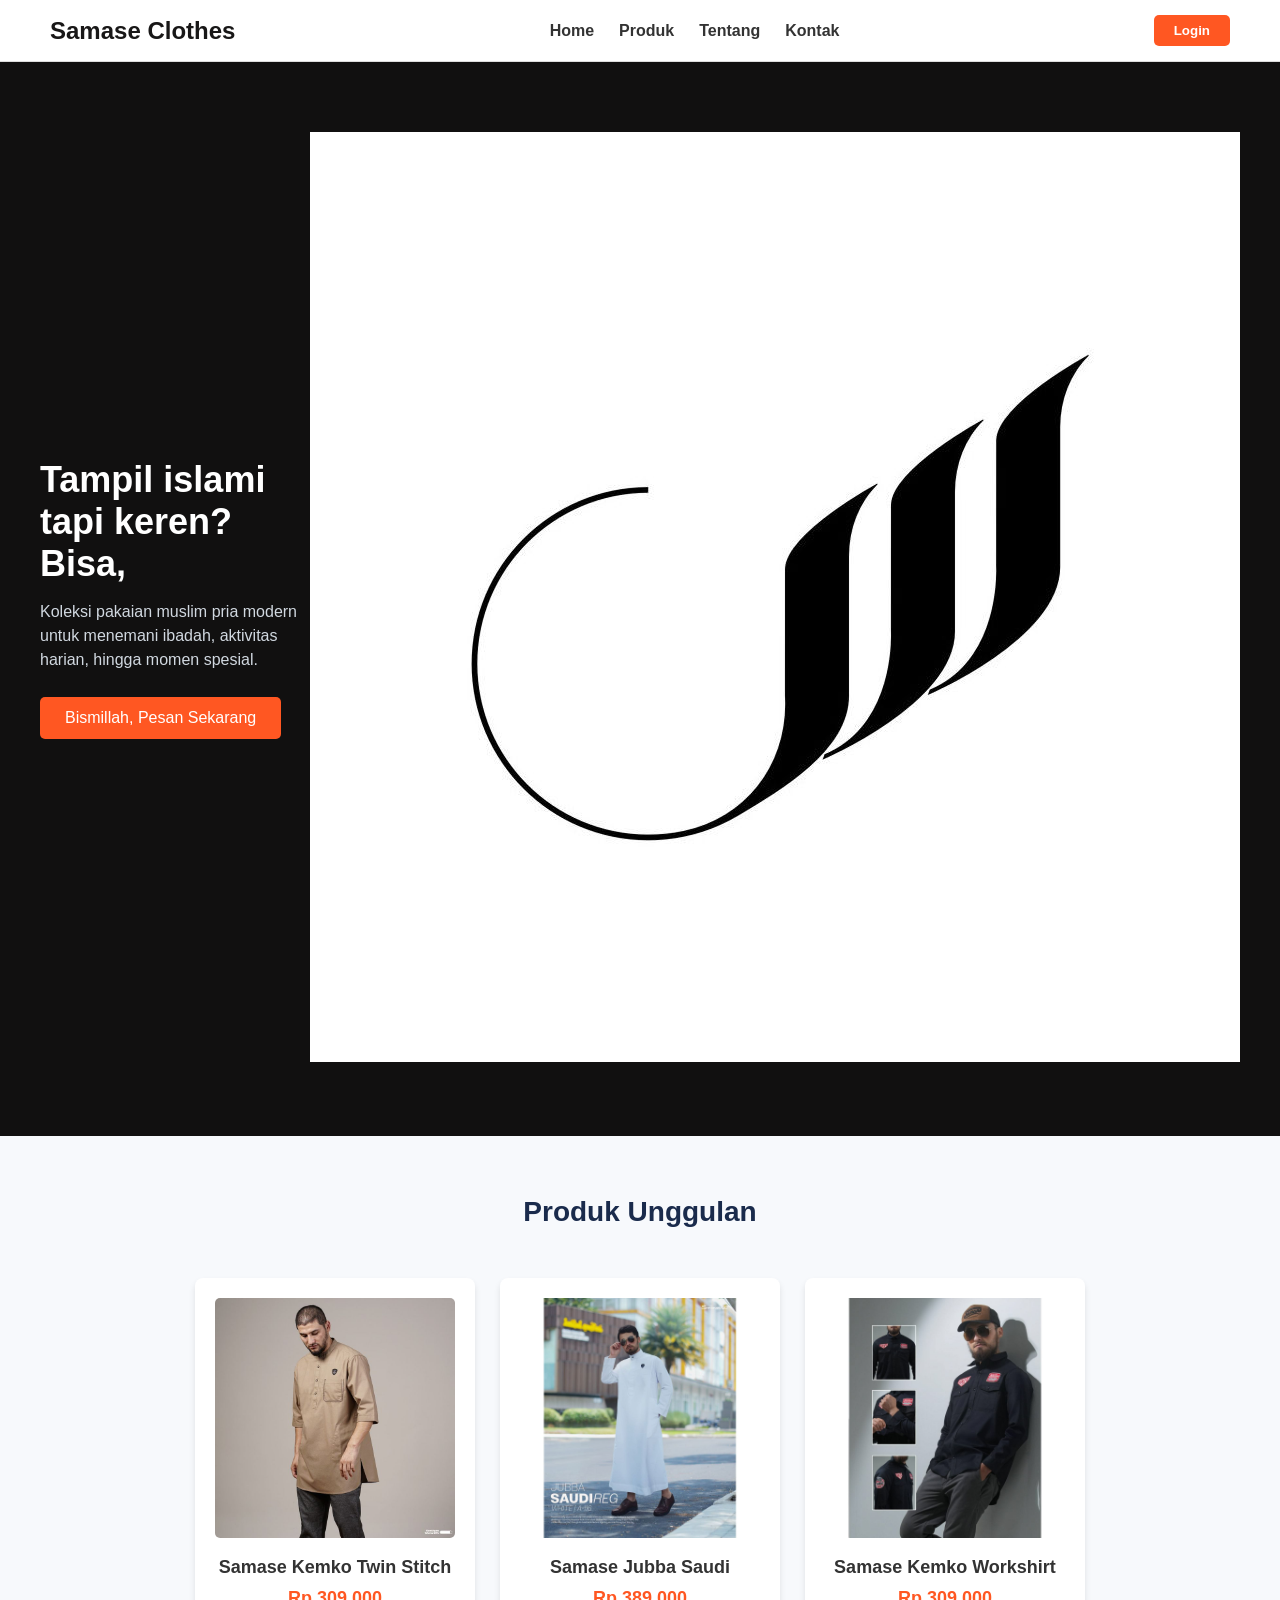
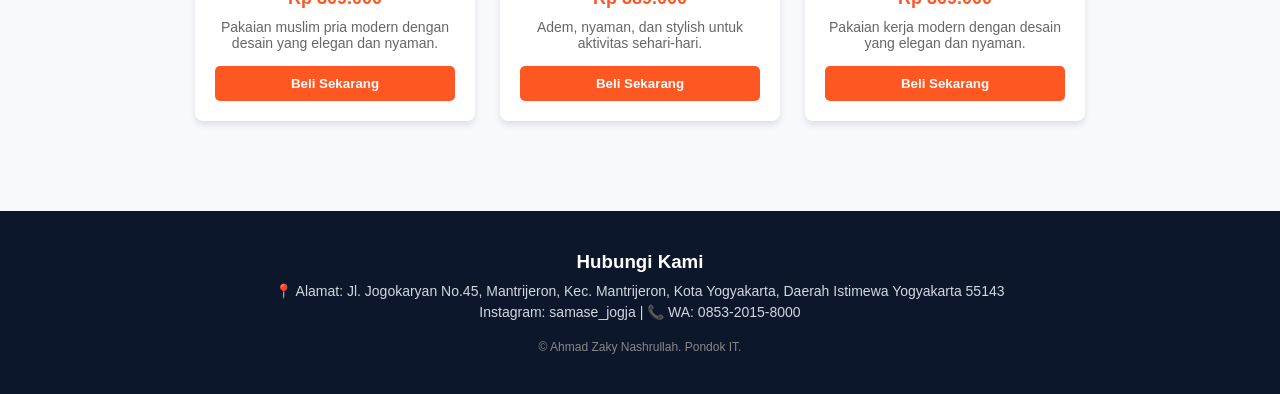
<file: evaluasi-2/index.html>
<!doctype html>
<html lang="id">
  <head>
    <meta charset="UTF-8" />
    <meta name="viewport" content="width=device-width, initial-scale=1.0" />
    <title>Toko Samase Clothes</title>
    <link rel="stylesheet" href="style.css" />
  </head>
  <body>
    <header>
      <div class="logo">
        <h2>Samase Clothes</h2>
      </div>

      <nav>
        <ul>
          <li><a href="#">Home</a></li>
          <li><a href="#">Produk</a></li>
          <li><a href="#">Tentang</a></li>
          <li><a href="#">Kontak</a></li>
        </ul>
      </nav>

      <div class="login-btn">
        <button>Login</button>
      </div>
    </header>

    <section class="hero">
      <div class="hero-teks">
        <h1>Tampil islami tapi keren? Bisa,</h1>
        <p>
          Koleksi pakaian muslim pria modern untuk menemani ibadah, aktivitas
          harian, hingga momen spesial.
        </p>
        <button class="btn-utama">Bismillah, Pesan Sekarang</button>
      </div>
      <div class="hero-gambar">
        <img src="assets/logo.jpg" alt="Logo Samase Clothes" />
      </div>
    </section>

    <section class="produk">
      <h2 class="judul-section">Produk Unggulan</h2>
      <div class="daftar-produk">
        <div class="kartu-produk">
          <img src="assets/produk1.jpg" alt="Samase Kemko Twin Stitch" />
          <h3>Samase Kemko Twin Stitch</h3>
          <p class="harga">Rp 309.000</p>
          <p class="deskripsi">
            Pakaian muslim pria modern dengan desain yang elegan dan nyaman.
          </p>
          <button class="btn-beli">Beli Sekarang</button>
        </div>

        <div class="kartu-produk">
          <img src="assets/produk2.jpg" alt="Samase Jubba Saudi" />
          <h3>Samase Jubba Saudi</h3>
          <p class="harga">Rp 389.000</p>
          <p class="deskripsi">
            Adem, nyaman, dan stylish untuk aktivitas sehari-hari.
          </p>
          <button class="btn-beli">Beli Sekarang</button>
        </div>

        <div class="kartu-produk">
          <img src="assets/produk3.jpg" alt="Samase Kemko Workshirt" />
          <h3>Samase Kemko Workshirt</h3>
          <p class="harga">Rp 309.000</p>
          <p class="deskripsi">
            Pakaian kerja modern dengan desain yang elegan dan nyaman.
          </p>
          <button class="btn-beli">Beli Sekarang</button>
        </div>
      </div>
    </section>

    <footer>
      <div class="kontak">
        <h3>Hubungi Kami</h3>
        <p>
         📍 Alamat: Jl. Jogokaryan No.45, Mantrijeron, Kec. Mantrijeron, Kota
          Yogyakarta, Daerah Istimewa Yogyakarta 55143
        </p>
        <p>Instagram: samase_jogja | 📞 WA: 0853-2015-8000</p>
      </div>
      <div class="copy">
        <p>&copy; Ahmad Zaky Nashrullah. Pondok IT.</p>
      </div>
    </footer>
  </body>
</html>
</file>
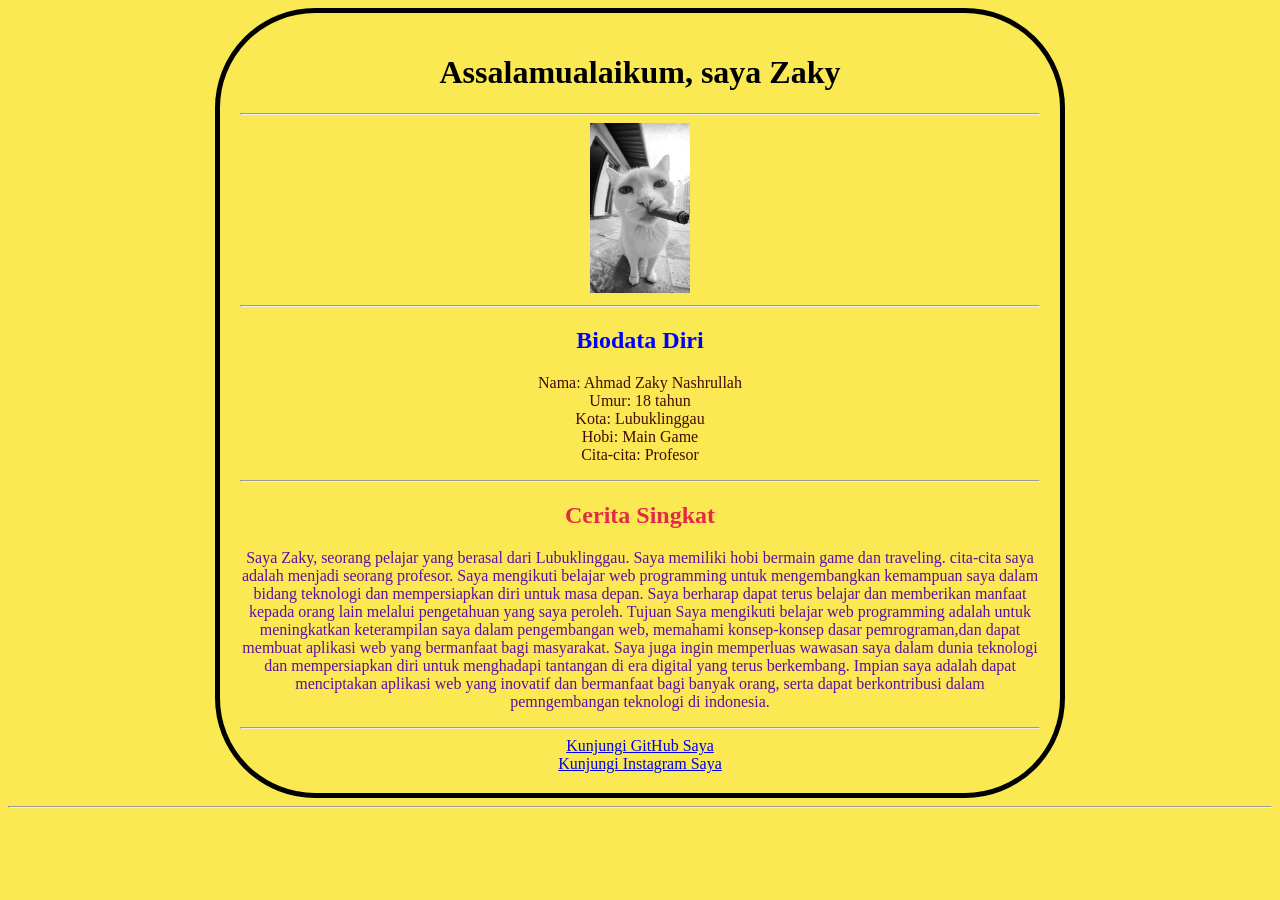
<file: pertemuan-03/index.html>
<!DOCTYPE html>
<html lang="en">
<head>
    <meta charset="UTF-8">
    <meta name="viewport" content="width=device-width, initial-scale=1.0">
    <title>Profil Saya</title>
</head>
<body style="background-color: rgb(250, 233, 82);">
    <!--HEADER-->
<div style="
    width: 800px;
    margin: auto;
    text-align: center;
    color: hsl(341, 65%, 40%);
    border: 5px solid black;
    border-radius: 100px;
    padding: 20px;">
  <h1 style="color: black; text-align: center;">Assalamualaikum, saya Zaky</h1>
  <hr>
  <div style="text-align: center;">
    <img
      src="assets/image.jpg"
      alt="My Profile"
      width="100"
    />
  </div>
  <hr>
  <!--BIODATA DIRI-->
  <h2 style="color: blue; text-align: center;">Biodata Diri</h2>
  <p style="color: #450a0a; text-align: center;">
   Nama: Ahmad Zaky Nashrullah <br>
   Umur: 18 tahun<br>
   Kota: Lubuklinggau<br>
   Hobi: Main Game<br>
   Cita-cita: Profesor <br>
  </p>
  <hr>
  <!--CERITA SINGKAT-->
  <h2 style="color: rgb(226, 43, 73); text-align: center;">Cerita Singkat</h2>
  <p style="color: rgb(98, 13, 163); text-align: center;">
    Saya Zaky, seorang pelajar yang berasal dari Lubuklinggau. Saya memiliki hobi bermain game dan traveling. cita-cita saya adalah menjadi seorang profesor.
    Saya mengikuti belajar web programming untuk mengembangkan kemampuan saya dalam bidang teknologi dan mempersiapkan diri untuk masa depan. Saya berharap dapat terus belajar dan memberikan manfaat kepada orang lain melalui pengetahuan yang saya peroleh.
    Tujuan Saya mengikuti belajar web programming adalah untuk meningkatkan keterampilan saya dalam pengembangan web, memahami konsep-konsep dasar pemrograman,dan dapat membuat aplikasi web yang bermanfaat bagi masyarakat.
    Saya juga ingin memperluas wawasan saya dalam dunia teknologi dan mempersiapkan diri untuk menghadapi tantangan di era digital yang terus berkembang.
    Impian saya adalah dapat menciptakan aplikasi web yang inovatif dan bermanfaat bagi banyak orang, serta dapat berkontribusi dalam pemngembangan teknologi di indonesia.
  </p>
  <hr>
  <!--FOOTER-->
  <div style="text-align: center;">
    <a href="https://github.com/ahzan-22" target="_blank">Kunjungi GitHub Saya</a><br>
    <a href="https://www.instagram.com/zyn._i/?hl=en" target="_blank">Kunjungi Instagram Saya</a><br>
  </div>
</div>
  <hr>
</body>
</html>
</file>
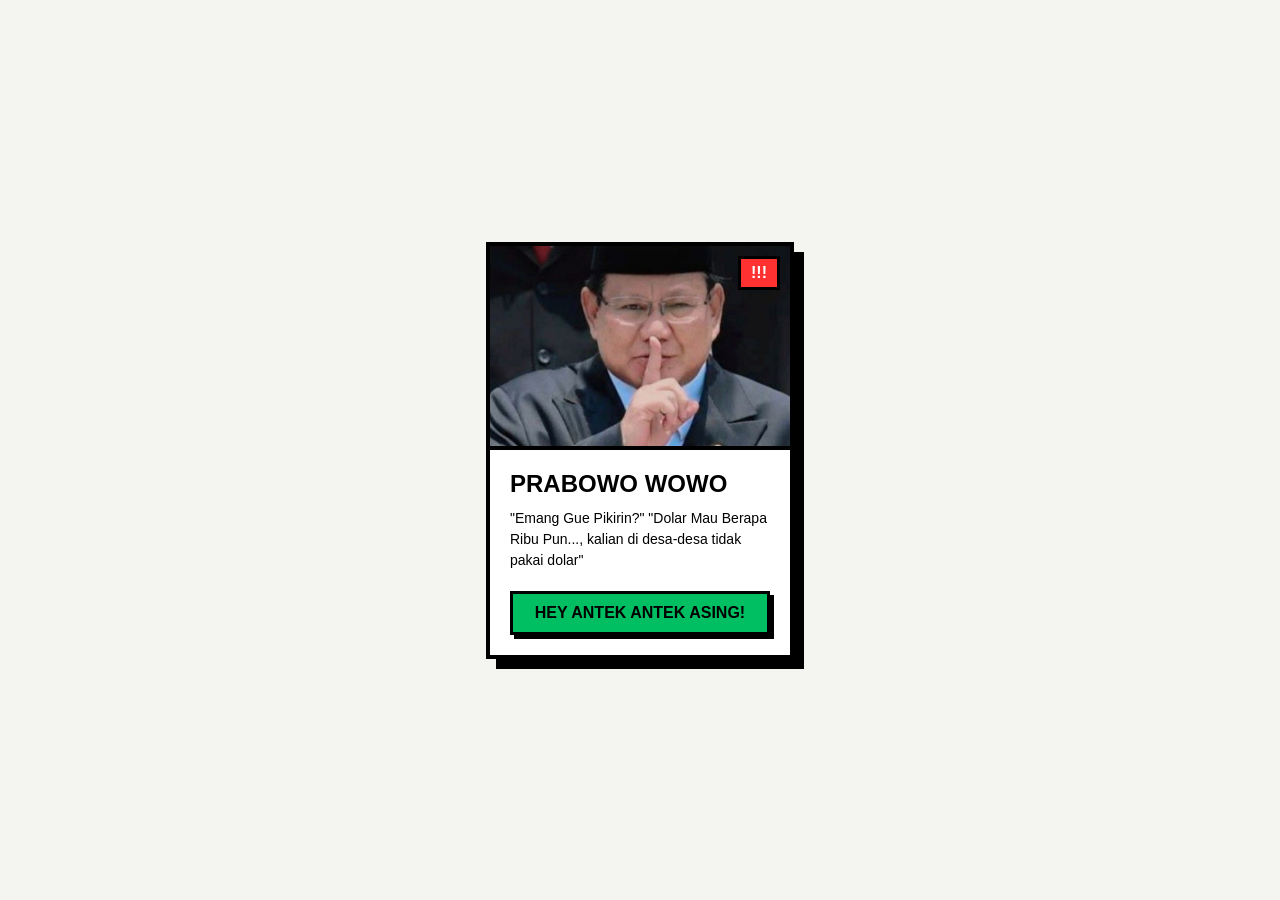
<file: pertemuan-10/index.html>
<!doctype html>
<html lang="id">
  <head>
    <meta charset="UTF-8" />
    <meta name="viewport" content="width=device-width, initial-scale=1.0" />
    <title>Kartu Profil</title>
    <link rel="stylesheet" href="style.css" />
  </head>
  <body>
    <div class="card brutalism-card">
      <div class="brutal-badge">!!!</div>
      <img src="assets/foto.jpg" alt="Foto Profil" class="card-img" />
      <div class="card-body">
        <h3 class="card-title">Prabowo WOWO</h3>
        <p class="card-text">
          "Emang Gue Pikirin?" "Dolar Mau Berapa Ribu Pun..., kalian di
          desa-desa tidak pakai dolar"
        </p>
        <button class="btn btn-brutal">Hey Antek Antek Asing!</button>
      </div>
    </div>
  </body>
</html>
</file>
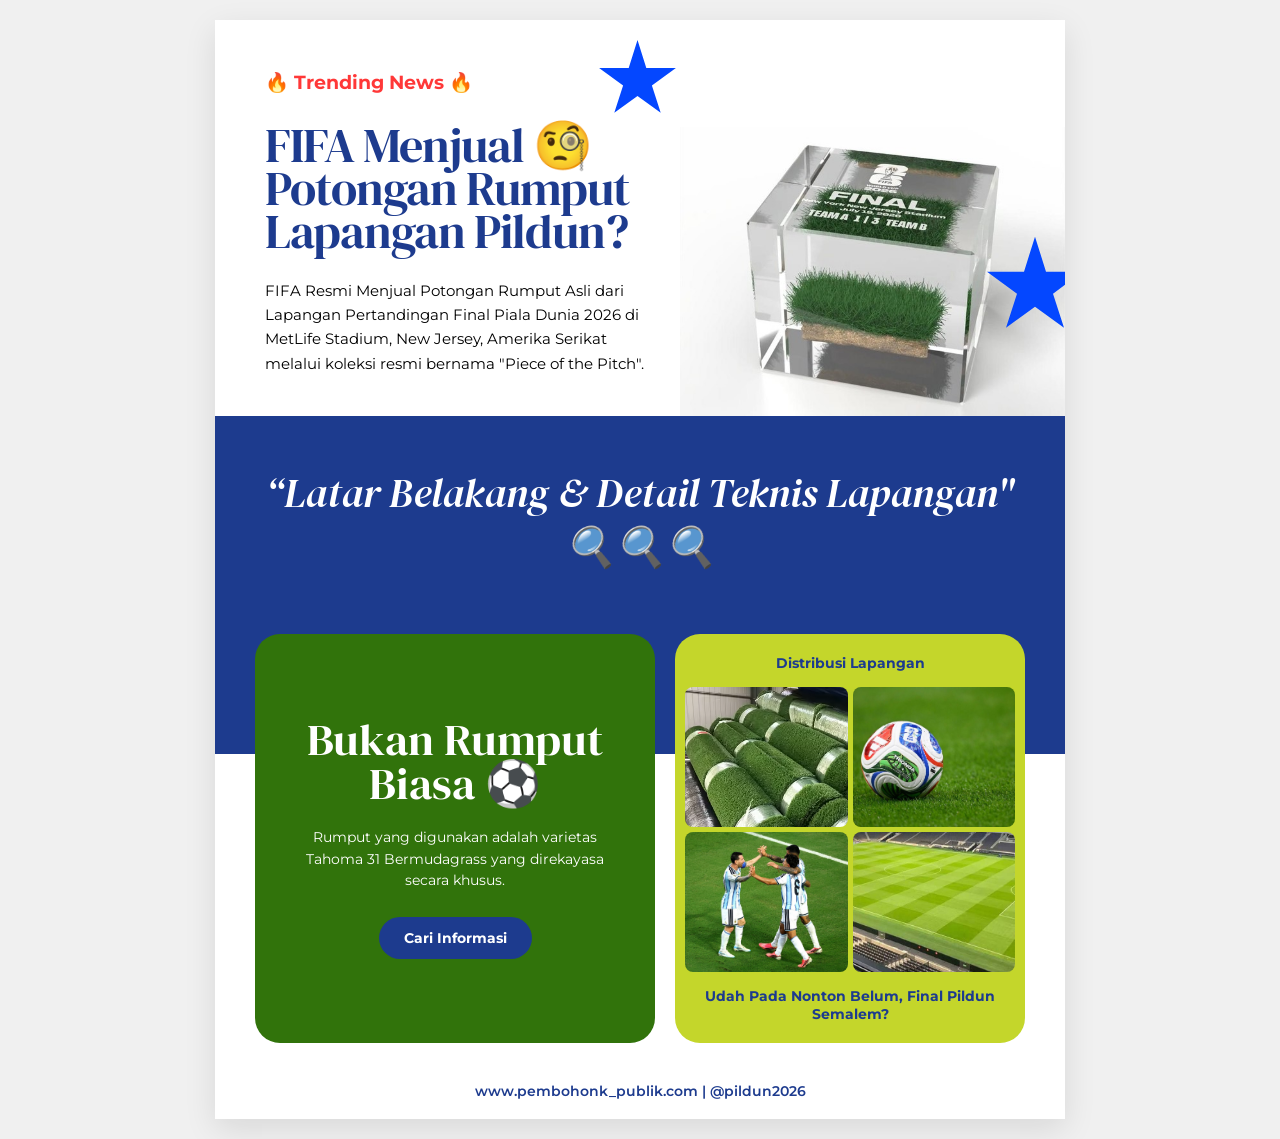
<file: pertemuan-11/index.html>
<!doctype html>
<html lang="id">
  <head>
    <meta charset="UTF-8" />
    <meta name="viewport" content="width=device-width, initial-scale=1.0" />
    <title>Artikel-Page</title>
    <link
      href="https://fonts.googleapis.com/css2?family=DM+Serif+Display&family=Montserrat:wght@400;600;700&display=swap"
      rel="stylesheet"
    />
    <link rel="stylesheet" href="style.css" />
  </head>
  <body>
    <div class="container">
      <section class="hero">
        <div class="star star-1"></div>

        <div class="hero-text">
          <div class="brand-name">🔥 Trending News 🔥</div>
          <h1 class="main-title">
            FIFA Menjual 🧐<br />Potongan Rumput Lapangan Pildun?
          </h1>
          <p class="hero-description">
            FIFA Resmi Menjual Potongan Rumput Asli dari Lapangan Pertandingan
            Final Piala Dunia 2026 di MetLife Stadium, New Jersey, Amerika
            Serikat melalui koleksi resmi bernama "Piece of the Pitch".
          </p>
        </div>

        <div class="hero-image">
          <img src="assets/rumput.jpg" alt="Gambar Rumput" />
          <div class="star star-2"></div>
        </div>
      </section>

      <section class="blue-banner">
        <h2 class="quote">“Latar Belakang & Detail Teknis Lapangan" 🔍🔍🔍</h2>
      </section>

      <section class="cards-section">
        <div class="card card-green">
          <h2>Bukan Rumput Biasa ⚽</h2>
          <p>
            Rumput yang digunakan adalah varietas Tahoma 31 Bermudagrass yang
            direkayasa secara khusus.
          </p>
          <button class="btn-search">Cari Informasi</button>
        </div>

        <div class="card card-foto">
          <div class="lime-header">Distribusi Lapangan</div>
          <div class="photo-grid">
            <img src="assets/rumput-2.jpg" alt="Rumput 2" />
            <img src="assets/rumput-3.jpg" alt="Rumput 3" />
            <img src="assets/rumput-4.jpg" alt="Rumput 4" />
            <img src="assets/rumput-5.jpg" alt="Rumput 5" />
          </div>
          <div class="lime-footer">Udah Pada Nonton Belum, Final Pildun Semalem?</div>
        </div>
      </section>

      <!-- Footer -->
      <footer class="footer">www.pembohonk_publik.com | @pildun2026</footer>
    </div>
  </body>
</html>
</file>
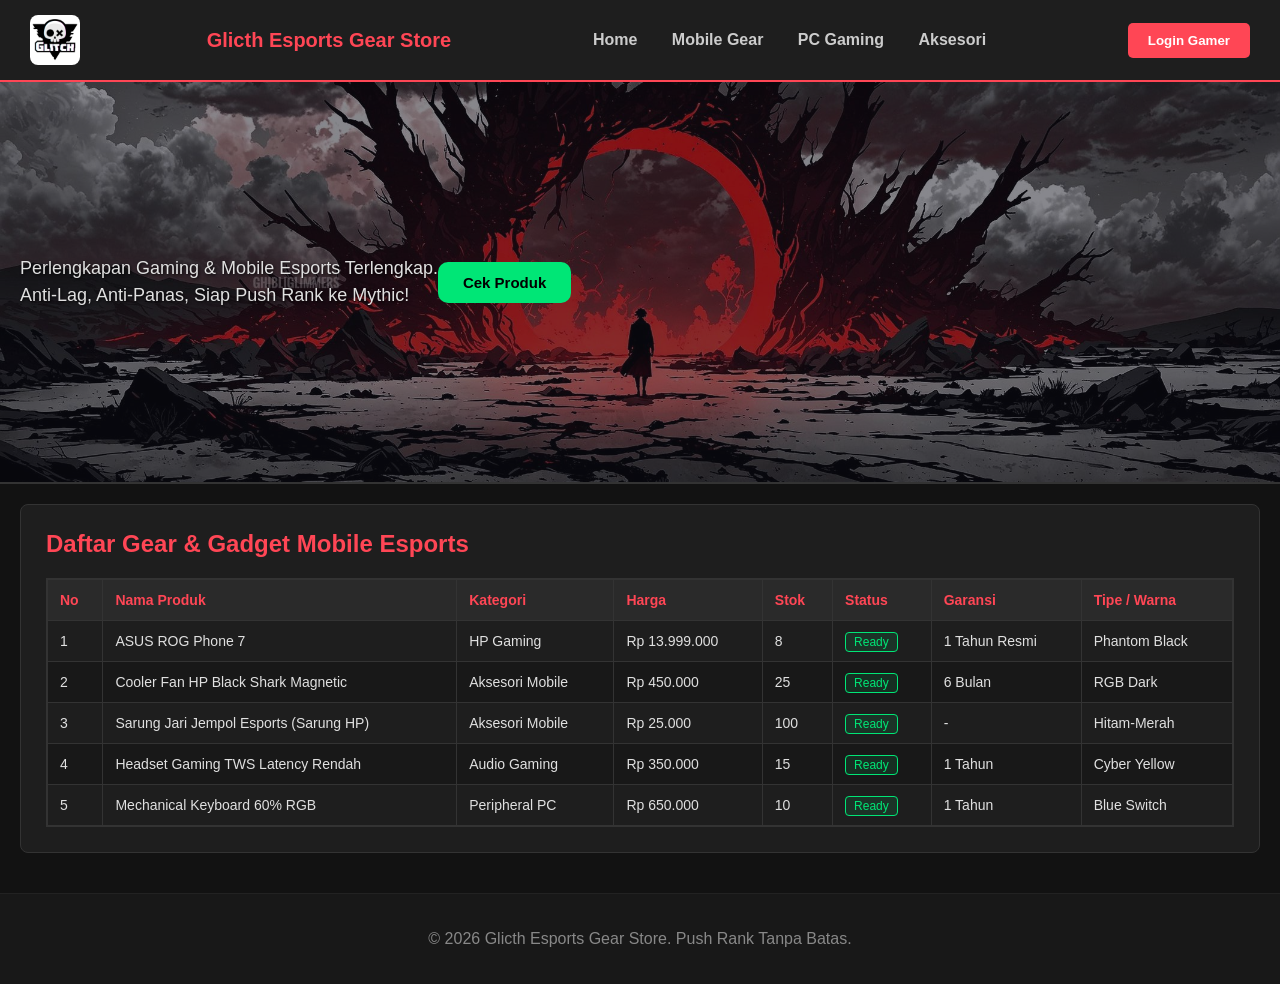
<file: pertemuan-12/index.html>
<!doctype html>
<html lang="id">
  <head>
    <meta charset="UTF-8" />
    <meta name="viewport" content="width=device-width, initial-scale=1.0" />
    <title>Glicth Esports Gear Store</title>
    <link rel="stylesheet" href="style.css" />
  </head>
  <body>
    <nav class="navbar">
      <img
        src="assets/logo.jpg"
        alt="Logo Glicth Esports"
        class="navbar-logo"
      />
      <p class="navbar-title">Glicth Esports Gear Store</p>
      <div class="nav-links">
        <a href="#">Home</a>
        <a href="#">Mobile Gear</a>
        <a href="#">PC Gaming</a>
        <a href="#">Aksesori</a>
      </div>
      <button class="btn-login-nav" onclick="bukaModal()">Login Gamer</button>
    </nav>

    <div class="hero">
      <img src="assets/banner.jpg" alt="Gaming Banner" class="banner-img" />
      <p>
        Perlengkapan Gaming & Mobile Esports Terlengkap.<br />Anti-Lag,
        Anti-Panas, Siap Push Rank ke Mythic!
      </p>
      <button class="btn-cek">Cek Produk</button>
    </div>

    <div class="section-tabel">
      <h2>Daftar Gear & Gadget Mobile Esports</h2>
      <div class="tabel-wrapper">
        <table>
          <thead>
            <tr>
              <th>No</th>
              <th>Nama Produk</th>
              <th>Kategori</th>
              <th>Harga</th>
              <th>Stok</th>
              <th>Status</th>
              <th>Garansi</th>
              <th>Tipe / Warna</th>
            </tr>
          </thead>
          <tbody>
            <tr>
              <td>1</td>
              <td>ASUS ROG Phone 7</td>
              <td>HP Gaming</td>
              <td>Rp 13.999.000</td>
              <td>8</td>
              <td><span class="status-ready">Ready</span></td>
              <td>1 Tahun Resmi</td>
              <td>Phantom Black</td>
            </tr>
            <tr>
              <td>2</td>
              <td>Cooler Fan HP Black Shark Magnetic</td>
              <td>Aksesori Mobile</td>
              <td>Rp 450.000</td>
              <td>25</td>
              <td><span class="status-ready">Ready</span></td>
              <td>6 Bulan</td>
              <td>RGB Dark</td>
            </tr>
            <tr>
              <td>3</td>
              <td>Sarung Jari Jempol Esports (Sarung HP)</td>
              <td>Aksesori Mobile</td>
              <td>Rp 25.000</td>
              <td>100</td>
              <td><span class="status-ready">Ready</span></td>
              <td>-</td>
              <td>Hitam-Merah</td>
            </tr>
            <tr>
              <td>4</td>
              <td>Headset Gaming TWS Latency Rendah</td>
              <td>Audio Gaming</td>
              <td>Rp 350.000</td>
              <td>15</td>
              <td><span class="status-ready">Ready</span></td>
              <td>1 Tahun</td>
              <td>Cyber Yellow</td>
            </tr>
            <tr>
              <td>5</td>
              <td>Mechanical Keyboard 60% RGB</td>
              <td>Peripheral PC</td>
              <td>Rp 650.000</td>
              <td>10</td>
              <td><span class="status-ready">Ready</span></td>
              <td>1 Tahun</td>
              <td>Blue Switch</td>
            </tr>
          </tbody>
        </table>
      </div>
    </div>

    <footer>
      <p>© 2026 Glicth Esports Gear Store. Push Rank Tanpa Batas.</p>
    </footer>

    <div class="modal-background" id="loginModal">
      <div class="modal-box">
        <div class="modal-header">
          <h3 style="margin: 0; color: #ff4655">Login Gamer</h3>
          <span class="close-btn" onclick="tutupModal()">X</span>
        </div>
        <div class="form-group">
          <label>Email / Nickname</label><br />
          <input type="text" placeholder="Masukkan ID atau Email" />
        </div>
        <div class="form-group">
          <label>Password</label><br />
          <input type="password" placeholder="Masukkan Password" />
        </div>
        <div style="font-size: 12px; margin-top: 10px">
          <input type="checkbox" id="ingat" />
          <label for="ingat">Ingat Saya</label>
          <a
            href="#"
            style="float: right; text-decoration: none; color: #ff4655"
            >Lupa Password?</a
          >
        </div>
        <button class="btn-login-modal">MASUK</button>
        <p style="text-align: center; font-size: 13px; margin-top: 20px">
          Belum punya akun?
          <a href="#" style="color: #ff4655; text-decoration: none"
            >Daftar Sekarang</a
          >
        </p>
      </div>
    </div>
    <script>
      function bukaModal() {
        document.getElementById("loginModal").style.display = "block";
      }
      function tutupModal() {
        document.getElementById("loginModal").style.display = "none";
      }
    </script>
  </body>
</html>
</file>
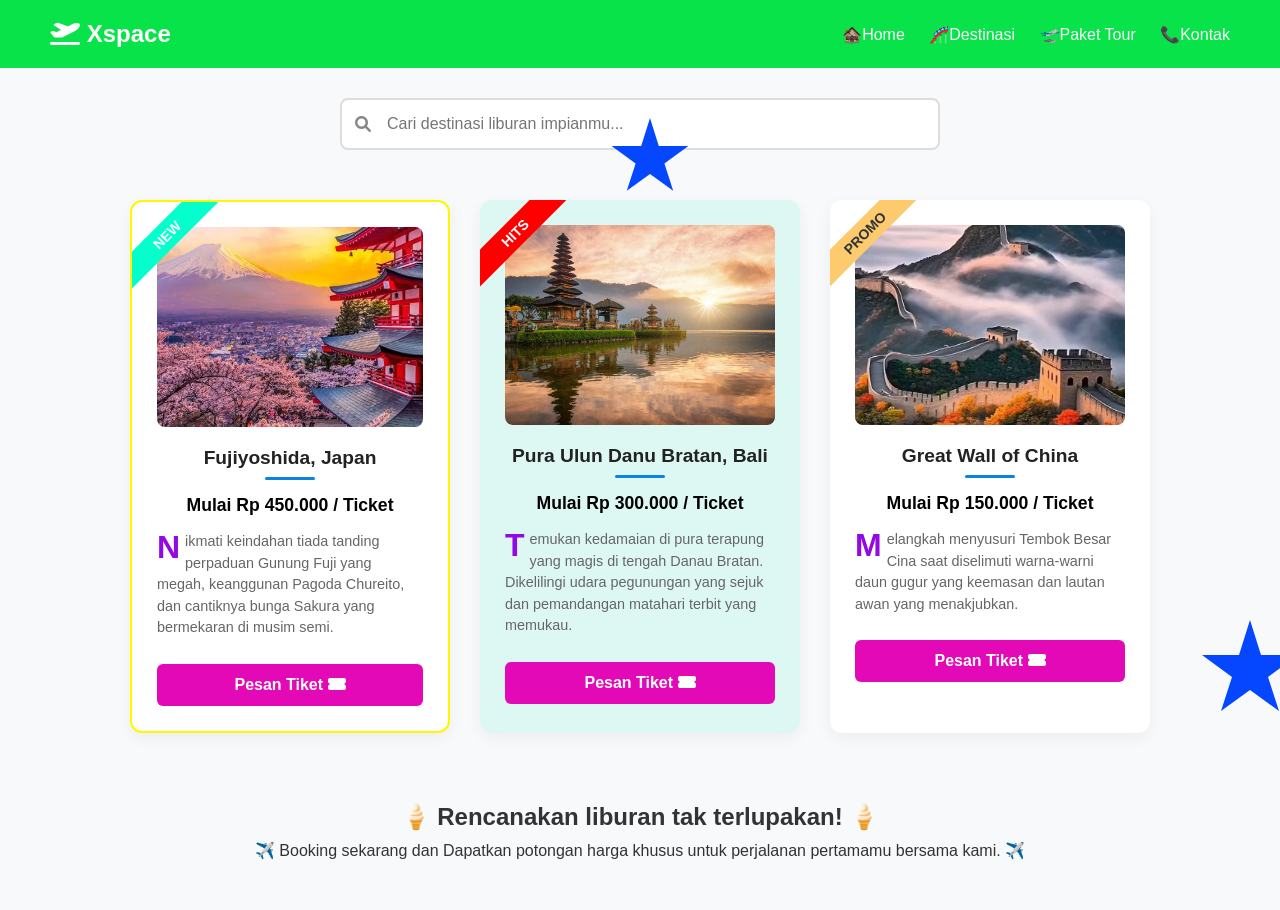
<file: pertemuan-13/index.html>
<!doctype html>
<html lang="id">
  <head>
    <meta charset="UTF-8" />
    <meta name="viewport" content="width=device-width, initial-scale=1.0" />
    <title>Xspace - Destinasi Wisata Pilihan</title>
    <link rel="stylesheet" href="style.css" />
    <link
      rel="stylesheet"
      href="https://cdnjs.cloudflare.com/ajax/libs/font-awesome/6.0.0/css/all.min.css"
    />
  </head>
  <body>
    <header>
      <div class="logo"><i class="fas fa-plane-departure"></i> Xspace</div>
      <nav>
        <a href="#">🏚️Home</a>
        <a href="#">🎢Destinasi</a>
        <a href="#">🛫Paket Tour</a>
        <a href="#">📞Kontak</a>
      </nav>
    </header>

    <section class="search-section">
      <div class="search-container">
        <i class="fas fa-search search-icon"></i>
        <input
          type="text"
          class="search-input"
          placeholder="Cari destinasi liburan impianmu..."
        />
        <div class="star star-1"></div>
      </div>
    </section>

    <section class="card-container">
      <div class="card card-new">
        <div class="image-wrapper">
          <img src="assets/wisata-1.jpg" alt="Fujiyoshida, Japan" />
        </div>
        <h2 class="card-title">Fujiyoshida, Japan</h2>
        <p class="price">Mulai Rp 450.000 / Ticket</p>
        <p class="desc">
          Nikmati keindahan tiada tanding perpaduan Gunung Fuji yang megah,
          keanggunan Pagoda Chureito, dan cantiknya bunga Sakura yang bermekaran
          di musim semi.
        </p>
        <button class="btn-book">
          Pesan Tiket <i class="fas fa-ticket-alt"></i>
        </button>
      </div>

      <div class="card card-hot">
        <div class="image-wrapper">
          <img src="assets/wisata-2.jpg" alt="Pura Ulun Danu Bratan, Bali" />
        </div>
        <h2 class="card-title">Pura Ulun Danu Bratan, Bali</h2>
        <p class="price">Mulai Rp 300.000 / Ticket</p>
        <p class="desc">
          Temukan kedamaian di pura terapung yang magis di tengah Danau Bratan.
          Dikelilingi udara pegunungan yang sejuk dan pemandangan matahari
          terbit yang memukau.
        </p>
        <button class="btn-book">
          Pesan Tiket <i class="fas fa-ticket-alt"></i>
        </button>
      </div>

      <div class="card card-sale">
        <div class="image-wrapper">
          <img src="assets/wisata-3.jpg" alt="Great Wall of China" />
        </div>
        <h2 class="card-title">Great Wall of China</h2>
        <p class="price">Mulai Rp 150.000 / Ticket</p>
        <p class="desc">
          Melangkah menyusuri Tembok Besar Cina saat diselimuti warna-warni daun
          gugur yang keemasan dan lautan awan yang menakjubkan.
        </p>
        <button class="btn-book">
          Pesan Tiket <i class="fas fa-ticket-alt"></i>
        </button>
      </div>
    </section>

    <section class="promo-section">
      <h3>🍦  Rencanakan liburan tak terlupakan!  🍦</h3>
      <p class="promo-text">
        ✈️   Booking sekarang dan Dapatkan potongan harga khusus untuk perjalanan
        pertamamu bersama kami.   ✈️
      </p>
      <div class="star star-2"></div>
    </section>
  </body>
</html>
</file>
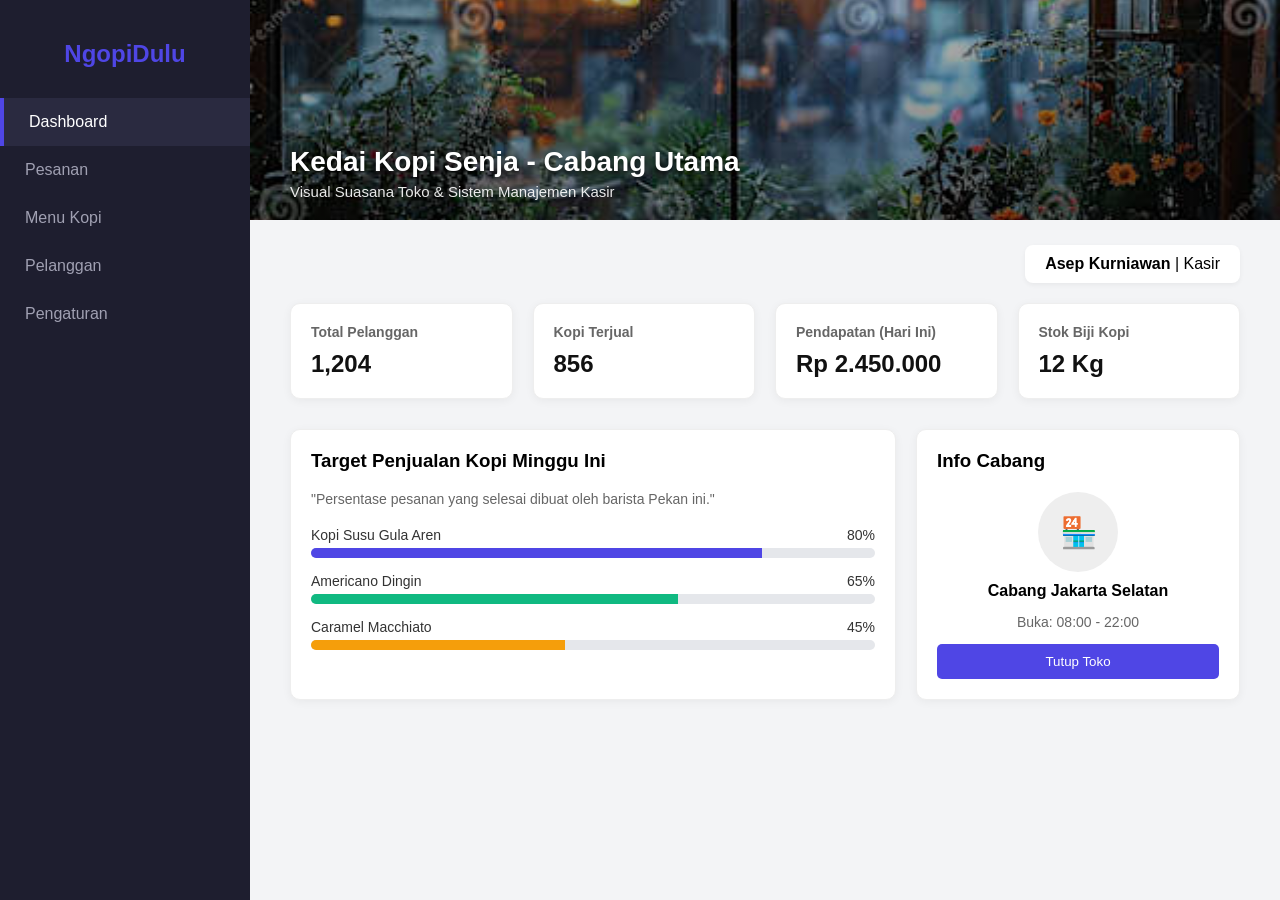
<file: pertemuan-14/index.html>
<!doctype html>
<html lang="id">
  <head>
    <meta charset="UTF-8" />
    <meta name="viewport" content="width=device-width, initial-scale=1.0" />
    <title>Dashboard Kedai Kopi</title>
    <link rel="stylesheet" href="style.css" />
  </head>
  <body>
    <div class="sidebar">
      <h2>NgopiDulu</h2>
      <a href="#" class="menu-item active">Dashboard</a>
      <a href="#" class="menu-item">Pesanan</a>
      <a href="#" class="menu-item">Menu Kopi</a>
      <a href="#" class="menu-item">Pelanggan</a>
      <a href="#" class="menu-item">Pengaturan</a>
    </div>

    <div class="main-content">
      <div class="store-banner">
        <div class="banner-text">
          <h1>Kedai Kopi Senja - Cabang Utama</h1>
          <p>Visual Suasana Toko & Sistem Manajemen Kasir</p>
        </div>
      </div>

      <div class="dashboard-body">
        <div class="user-bar">
          <div class="user-info"><strong>Asep Kurniawan</strong> | Kasir</div>
        </div>

        <div class="card-container">
          <div class="card">
            <h3>Total Pelanggan</h3>
            <p class="angka">1,204</p>
          </div>
          <div class="card">
            <h3>Kopi Terjual</h3>
            <p class="angka">856</p>
          </div>
          <div class="card">
            <h3>Pendapatan (Hari Ini)</h3>
            <p class="angka">Rp 2.450.000</p>
          </div>
          <div class="card">
            <h3>Stok Biji Kopi</h3>
            <p class="angka">12 Kg</p>
          </div>
        </div>

        <div class="bottom-section">
          <div class="box box-large">
            <h3 style="margin-top: 0">Target Penjualan Kopi Minggu Ini</h3>
            <p style="color: #666; font-size: 14px; margin-bottom: 20px">
              "Persentase pesanan yang selesai dibuat oleh barista Pekan ini."
            </p>

            <div class="progress-bar-container">
              <div class="progress-label">
                <span>Kopi Susu Gula Aren</span> <span>80%</span>
              </div>
              <div class="progress-track">
                <div class="progress-fill" style="width: 80%"></div>
              </div>
            </div>

            <div class="progress-bar-container">
              <div class="progress-label">
                <span>Americano Dingin</span> <span>65%</span>
              </div>
              <div class="progress-track">
                <div
                  class="progress-fill"
                  style="width: 65%; background-color: #10b981"
                ></div>
              </div>
            </div>

            <div class="progress-bar-container">
              <div class="progress-label">
                <span>Caramel Macchiato</span> <span>45%</span>
              </div>
              <div class="progress-track">
                <div
                  class="progress-fill"
                  style="width: 45%; background-color: #f59e0b"
                ></div>
              </div>
            </div>
          </div>

          <div class="box box-small">
            <h3 style="margin-top: 0">Info Cabang</h3>
            <div style="text-align: center; margin-top: 20px">
              <div
                style="
                  width: 80px;
                  height: 80px;
                  background-color: #eee;
                  border-radius: 50%;
                  margin: 0 auto 10px auto;
                  display: flex;
                  align-items: center;
                  justify-content: center;
                  font-size: 30px;
                "
              >
                🏪
              </div>
              <strong>Cabang Jakarta Selatan</strong>
              <p style="color: #666; font-size: 14px">Buka: 08:00 - 22:00</p>
              <button
                style="
                  background-color: #4f46e5;
                  color: white;
                  border: none;
                  padding: 10px 20px;
                  border-radius: 5px;
                  cursor: pointer;
                  width: 100%;
                "
              >
                Tutup Toko
              </button>
            </div>
          </div>
        </div>
      </div>
    </div>
  </body>
</html>
</file>
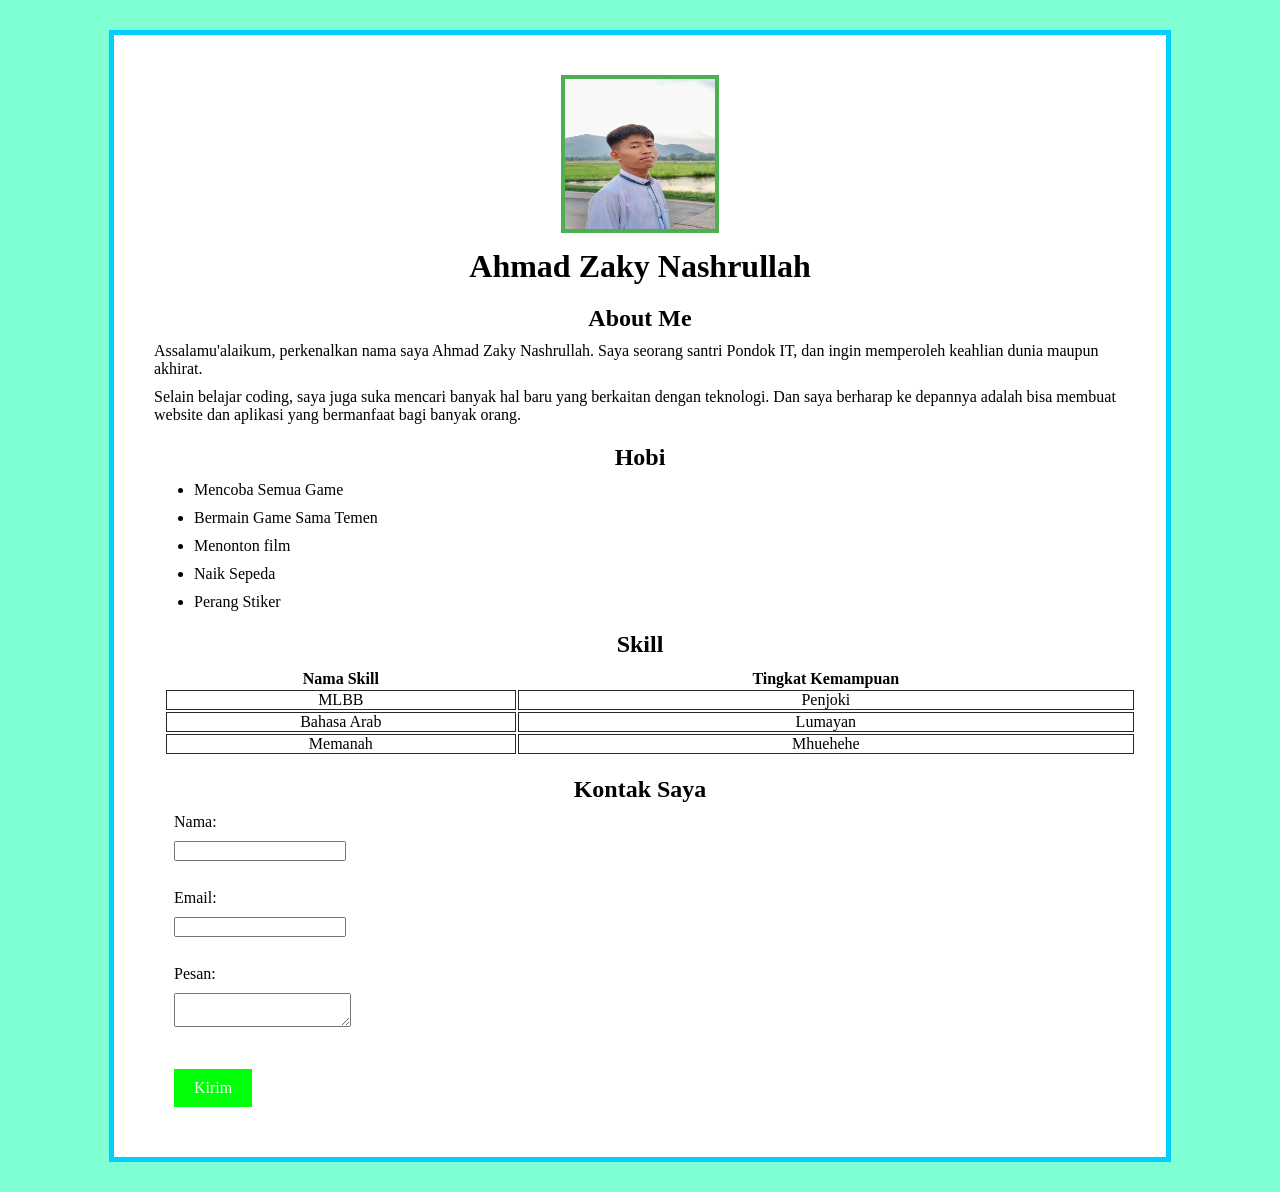
<file: pertemuan-7/index.html>
<!doctype html>
<html lang="id">
  <head>
    <meta charset="UTF-8" />
    <meta name="viewport" content="width=device-width, initial-scale=1.0" />
    <title>Profile Me</title>
    <link rel="stylesheet" href="style.css" />
  </head>
  <body>
    <div class="wadah-utama">
      <header>
        <img src="assets/foto.jpg" alt="Foto Profil" id="foto-profil" />
        <h1 class="teks-tengah">Ahmad Zaky Nashrullah</h1>
      </header>
      <section>
        <h2 class="teks-tengah">About Me</h2>
        <p>
          Assalamu'alaikum, perkenalkan nama saya Ahmad Zaky Nashrullah. Saya
          seorang santri Pondok IT, dan ingin memperoleh keahlian dunia maupun
          akhirat.
        </p>
        <p>
          Selain belajar coding, saya juga suka mencari banyak hal baru yang
          berkaitan dengan teknologi. Dan saya berharap ke depannya adalah bisa
          membuat website dan aplikasi yang bermanfaat bagi banyak orang.
        </p>
      </section>
      <section>
        <h2 class="teks-tengah">Hobi</h2>
        <ul class="daftar-hobi">
          <li>Mencoba Semua Game</li>
          <li>Bermain Game Sama Temen</li>
          <li>Menonton film</li>
          <li>Naik Sepeda</li>
          <li>Perang Stiker</li>
        </ul>
      </section>
      <section>
        <h2 class="teks-tengah">Skill</h2>
        <table class="tabel-skill">
          <thead>
            <tr>
              <th>Nama Skill</th>
              <th>Tingkat Kemampuan</th>
            </tr>
          </thead>
          <tbody>
            <tr>
              <td style="border: 1px solid rgb(42, 39, 39)">MLBB</td>
              <td style="border: 1px solid rgb(42, 39, 39)">Penjoki</td>
            </tr>
            <tr>
              <td style="border: 1px solid rgb(42, 39, 39)">Bahasa Arab</td>
              <td style="border: 1px solid rgb(42, 39, 39)">Lumayan</td>
            </tr>
            <tr>
              <td style="border: 1px solid rgb(42, 39, 39)">Memanah</td>
              <td style="border: 1px solid rgb(42, 39, 39)">Mhuehehe</td>
            </tr>
          </tbody>
        </table>
      </section>
      <section>
        <h2 class="teks-tengah">Kontak Saya</h2>
        <form class="form-kontak">
          <label for="nama">Nama:</label><br />
          <input type="text" id="nama" name="nama" /><br /><br />

          <label for="email">Email:</label><br />
          <input type="email" id="email" name="email" /><br /><br />

          <label for="pesan">Pesan:</label><br />
          <textarea id="pesan" name="pesan"></textarea><br /><br />

          <button type="submit" id="tombol-kirim">Kirim</button>
        </form>
      </section>
    </div>
  </body>
</html>
</file>
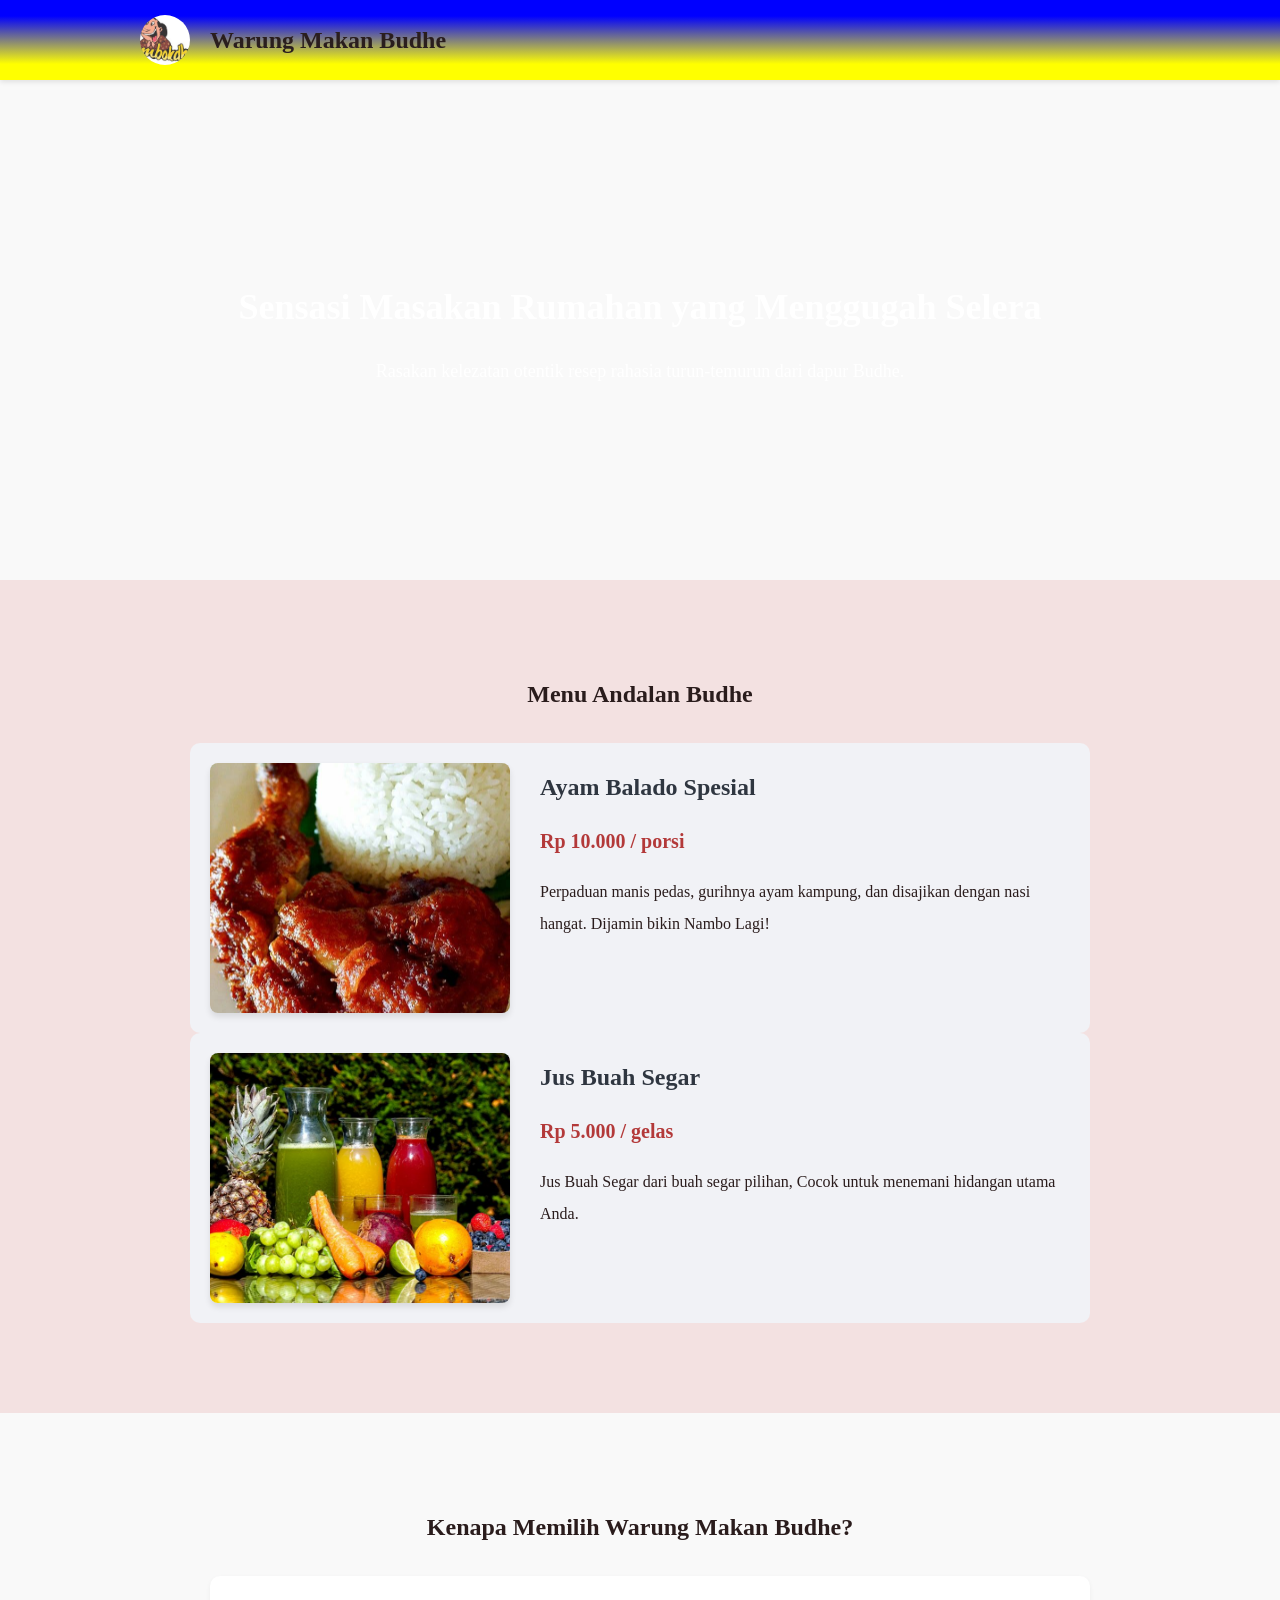
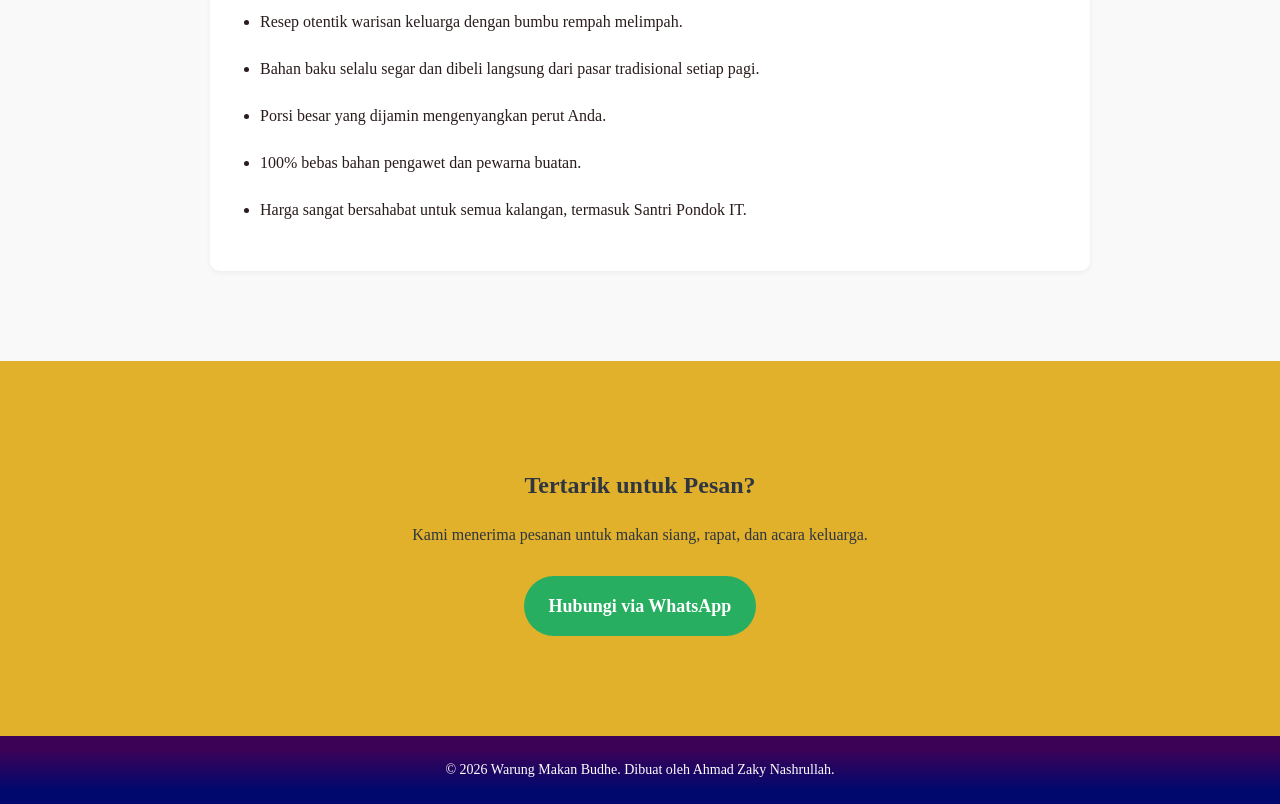
<file: pertemuan-8/index.html>
<!doctype html>
<html lang="id">
  <head>
    <meta charset="UTF-8" />
    <meta name="viewport" content="width=device-width, initial-scale=1.0" />
    <title>Warung Makan Budhe - Promo Spesial</title>
    <link rel="stylesheet" href="style.css" />
  </head>
  <body>
    <header>
      <div class="header-container">
        <img src="assets/logo.png" alt="Logo Warung Makan Budhe" class="logo" />
        <h1>Warung Makan Budhe</h1>
      </div>
    </header>
    <section class="hero">
      <div class="hero-content">
        <h2>Sensasi Masakan Rumahan yang Menggugah Selera</h2>
        <p>
          Rasakan kelezatan otentik resep rahasia turun-temurun dari dapur
          Budhe.
        </p>
      </div>
    </section>
    <section class="produk">
      <div class="container">
        <h2 class="section-title">Menu Andalan Budhe</h2>
        <div class="produk-card">
          <img
            src="assets/produk.jpg"
            alt="Ayam Balado Spesial Budhe"
            class="produk-img"
          />
          <div class="produk-info">
            <h3>Ayam Balado Spesial</h3>
            <p class="harga">Rp 10.000 / porsi</p>
            <p class="deskripsi">
              Perpaduan manis pedas, gurihnya ayam kampung, dan disajikan dengan
              nasi hangat. Dijamin bikin Nambo Lagi!
            </p>
          </div>
        </div>
        <div class="produk-card">
          <img
            src="assets/produk2.jpg"
            alt="Ayam Balado Spesial Budhe"
            class="produk-img"
          />
          <div class="produk-info">
            <h3>Jus Buah Segar</h3>
            <p class="harga">Rp 5.000 / gelas</p>
            <p class="deskripsi">
              Jus Buah Segar dari buah segar pilihan, Cocok untuk menemani
              hidangan utama Anda.
            </p>
          </div>
        </div>
      </div>
    </section>
    <section class="keunggulan">
      <div class="container">
        <h2 class="section-title">Kenapa Memilih Warung Makan Budhe?</h2>
        <ul class="keunggulan-list">
          <li>Resep otentik warisan keluarga dengan bumbu rempah melimpah.</li>
          <li>
            Bahan baku selalu segar dan dibeli langsung dari pasar tradisional
            setiap pagi.
          </li>
          <li>Porsi besar yang dijamin mengenyangkan perut Anda.</li>
          <li>100% bebas bahan pengawet dan pewarna buatan.</li>
          <li>
            Harga sangat bersahabat untuk semua kalangan, termasuk Santri Pondok
            IT.
          </li>
        </ul>
      </div>
    </section>
    <section class="kontak">
      <div class="container text-center">
        <h2>Tertarik untuk Pesan?</h2>
        <p>
          Kami menerima pesanan untuk makan siang, rapat, dan acara keluarga.
        </p>
        <a href="https://wa.me/6281234567890" target="_blank" class="btn-kontak"
          >Hubungi via WhatsApp</a
        >
      </div>
    </section>
    <footer>
      <p>&copy; 2026 Warung Makan Budhe. Dibuat oleh Ahmad Zaky Nashrullah.</p>
    </footer>
  </body>
</html>
</file>
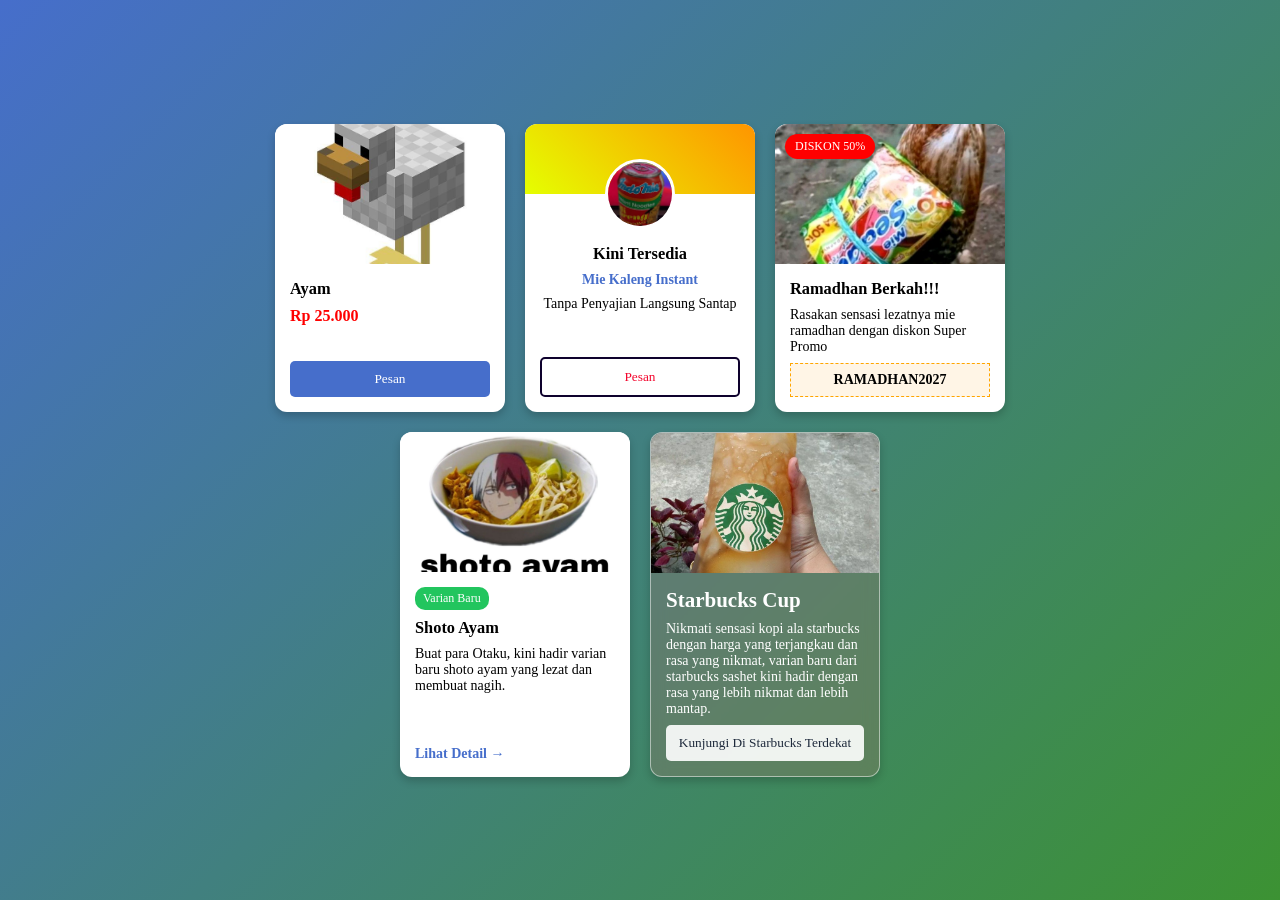
<file: pertemuan-9/index.html>
<!doctype html>
<html lang="id">
  <head>
    <meta charset="UTF-8" />
    <meta name="viewport" content="width=device-width, initial-scale=1.0" />
    <title>Pertemuan 09 - Membuat Berbagai Jenis Card</title>
    <link rel="stylesheet" href="style.css" />
  </head>
  <body>
    <div class="container">
      <div class="card card-product">
        <img src="assets/ayam.jpg" alt="Ayam" />
        <div class="card-body">
          <h3>Ayam</h3>
          <p class="price">Rp 25.000</p>
          <button>Pesan</button>
        </div>
      </div>

      <div class="card card-profile">
        <div class="profile-img-wrapper">
          <img src="assets/mie-kaleng.jpg" alt="Kaleng Mie" />
        </div>
        <div class="card-body">
          <h3>Kini Tersedia</h3>
          <p class="role">Mie Kaleng Instant</p>
          <p class="bio">Tanpa Penyajian Langsung Santap</p>
          <button class="btn-outline">Pesan</button>
        </div>
      </div>

      <div class="card card-promo">
        <div class="badge">DISKON 50%</div>
        <img src="assets/mie-ayam.jpg" alt="Promo Ramadhan" />
        <div class="card-body">
          <h3>Ramadhan Berkah!!!</h3>
          <p>Rasakan sensasi lezatnya mie ramadhan dengan diskon Super Promo</p>
          <div class="voucher-code">RAMADHAN2027</div>
        </div>
      </div>

      <div class="card card-artikel">
        <img src="assets/soto-ayam.jpg" alt="Buat Kaum Wibu" />
        <div class="card-body">
          <span class="tag">Varian Baru</span>
          <h3>Shoto Ayam</h3>
          <p>
           Buat para Otaku, kini hadir varian baru shoto ayam yang lezat dan membuat nagih.
          </p>
          <a href="#" class="read-more">Lihat Detail &rarr;</a>
        </div>
      </div>

      <div class="card card-glass">
        <img src="assets/starbuck-saset.jpg" alt="Mhuehehe" />
        <div class="card-body">
          <h2>Starbucks Cup</h2>
          <p>
            Nikmati sensasi kopi ala starbucks dengan harga yang terjangkau dan rasa yang nikmat, varian baru dari starbucks sashet kini hadir dengan rasa yang lebih nikmat dan lebih mantap.
          </p>
          <button>Kunjungi Di Starbucks Terdekat</button>
        </div>
      </div>
    </div>
  </body>
</html>
</file>
<file: evaluasi-2/style.css>
* {
  margin: 0;
  padding: 0;
  box-sizing: border-box;
  font-family:
    "Trebuchet MS", "Lucida Sans Unicode", "Lucida Grande", "Lucida Sans",
    Arial, sans-serif;
}

body {
  background-color: #f7f9fc;
}

header {
  background-color: #ffffff;
  display: flex;
  justify-content: space-between;
  align-items: center;
  padding: 15px 50px;
  border-bottom: 1px solid #ddd;
}

.logo h2 {
  color: #181717;
}

nav ul {
  list-style: none;
  display: flex;
  gap: 25px;
}

nav ul li a {
  text-decoration: none;
  color: #333;
  font-weight: bold;
}

nav ul li a:hover {
  color: #ff5722;
}

.login-btn button {
  background-color: #ff5722;
  color: white;
  border: none;
  padding: 8px 20px;
  border-radius: 5px;
  cursor: pointer;
  font-weight: bold;
}

.hero {
  background-color: #111010;
  color: white;
  display: flex;
  justify-content: space-around;
  align-items: center;
  padding: 70px 40px;
}

.hero-teks {
  max-width: 450px;
}

.hero-teks h1 {
  font-size: 36px;
  margin-bottom: 15px;
}

.hero-teks p {
  margin-bottom: 25px;
  font-size: 16px;
  line-height: 1.5;
  color: #d1d8e0;
}

.btn-utama {
  background-color: #ff5722;
  color: white;
  border: none;
  padding: 12px 25px;
  font-size: 16px;
  border-radius: 5px;
  cursor: pointer;
}

.produk {
  padding: 60px 20px;
  text-align: center;
}

.judul-section {
  margin-bottom: 50px;
  color: #1a2b4c;
  font-size: 28px;
}

.daftar-produk {
  display: flex;
  justify-content: center;
  gap: 25px;
  flex-wrap: wrap;
}

.kartu-produk {
  background-color: white;
  width: 280px;
  padding: 20px;
  border-radius: 8px;
  box-shadow: 0 4px 6px rgba(0, 0, 0, 0.1);
}

.kartu-produk img {
  width: 100%;
  margin-bottom: 15px;
  border-radius: 5px;
}

.kartu-produk h3 {
  font-size: 18px;
  margin-bottom: 10px;
  color: #333;
}

.harga {
  color: #ff5722;
  font-weight: bold;
  font-size: 18px;
  margin-bottom: 10px;
}

.deskripsi {
  font-size: 14px;
  color: #666;
  margin-bottom: 15px;
}

.btn-beli {
  background-color: #ff5722;
  color: white;
  border: none;
  padding: 10px 15px;
  border-radius: 5px;
  cursor: pointer;
  width: 100%;
  font-weight: bold;
}

footer {
  background-color: #0c172c;
  color: white;
  text-align: center;
  padding: 40px 20px;
  margin-top: 30px;
}

.kontak {
  margin-bottom: 20px;
}

.kontak h3 {
  margin-bottom: 10px;
}

.kontak p {
  font-size: 14px;
  color: #d1d8e0;
  margin-bottom: 5px;
}

.copy p {
  font-size: 12px;
  color: #888;
  margin-top: 20px;
}
</file>
<file: pertemuan-10/style.css>
body {
  background-color: #f4f4f0;
  font-family: sans-serif;
  display: flex;
  justify-content: center;
  align-items: center;
  height: 100vh;
  margin: 0;
}

.brutalism-card {
  background-color: #ffde59;
  width: 300px;
  border: 4px solid #000;
  border-radius: 0;
  box-shadow: 10px 10px 0px #000;
  position: relative;
  overflow: hidden;
  transition: all 0.2s ease;
}

.brutalism-card:hover {
  transform: translate(-4px, -4px);
  box-shadow: 14px 14px 0px #000;
}

.brutal-badge {
  background-color: #ff3131;
  color: #fff;
  font-weight: bold;
  border: 3px solid #000;
  padding: 5px 10px;
  position: absolute;
  top: 10px;
  right: 10px;
  z-index: 10;
}

.card-img {
  width: 100%;
  height: 200px;
  object-fit: cover;
  display: block;
  border-bottom: 4px solid #000;
}

.card-body {
  padding: 20px;
  background-color: #fff;
}

.card-title {
  margin: 0 0 10px 0;
  font-size: 24px;
  text-transform: uppercase;
  font-weight: 900;
}

.card-text {
  margin: 0 0 20px 0;
  font-size: 14px;
  line-height: 1.5;
}

.btn-brutal {
  background-color: #00bf63;
  color: #000;
  font-weight: bold;
  font-size: 16px;
  text-transform: uppercase;
  padding: 10px 20px;
  border: 3px solid #000;
  box-shadow: 4px 4px 0px #000;
  cursor: pointer;
  width: 100%;
  transition: all 0.1s;
}

.btn-brutal:active {
  transform: translate(4px, 4px);
  box-shadow: 0px 0px 0px #000;
}
</file>
<file: pertemuan-11/style.css>
:root {
    --blue-primary: #1d3b8e;
    --green-accent: #31730b;
    --lime-accent: #c4d62b;
    --white: #ffffff;
    --bg-body: #f0f0f0;
}

* {
    box-sizing: border-box;
    margin: 0;
    padding: 0;
}

body {
    font: 400 1rem 'Montserrat', sans-serif;
    background: var(--bg-body);
    display: flex;
    justify-content: center;
    padding: 20px;
}

.container {
    width: 100%;
    max-width: 850px;
    background: var(--white);
    box-shadow: 0 10px 30px rgba(0,0,0,0.1);
    overflow: hidden;
    position: relative;
}

.hero {
    display: flex;
    flex-wrap: wrap;
    position: relative;
    padding: 50px 0 0 50px;
}

.hero-text {
    flex: 1;
    padding-right: 30px;
    min-width: 300px;
    position: relative;
    z-index: 2;
}

.brand-name {
    font-weight: 700;
    font-size: 1.2rem;
    color: rgb(255, 56, 56);
    margin-bottom: 30px;
}

.main-title {
    font: 3rem/0.9 'DM Serif Display', serif;
    color: var(--blue-primary);
    margin-bottom: 25px;
    letter-spacing: -1px;
}

.hero-description {
    color: black;
    font-size: 0.95rem;
    line-height: 1.6;
    margin-bottom: 40px;
}

.hero-image {
    flex: 1;
    min-width: 300px;
    display: flex;
    align-items: flex-end;
    justify-content: flex-end;
}

.hero-image img {
    width: 100%;
    max-width: 400px;
    height: auto;
    display: block;
}

.star {
    position: absolute;
    background: #0447ff;
    clip-path: polygon(50% 0%, 61% 35%, 98% 35%, 68% 57%, 79% 91%, 50% 70%, 21% 91%, 32% 57%, 2% 35%, 39% 35%);
}

.star-1 { width: 80px; height: 80px; top: 20px; left: 45%; }
.star-2 { width: 100px; height: 100px; bottom: 20%; right: -20px; }

.blue-banner {
    background: var(--blue-primary);
    padding: 50px 30px 180px;
    text-align: center;
}

.quote {
    font: italic 2.5rem 'DM Serif Display', serif;
    color: var(--white);
}

.cards-section {
    display: flex;
    justify-content: center;
    gap: 20px;
    padding: 0 40px;
    margin-top: -120px;
    position: relative;
    z-index: 3;
    flex-wrap: wrap;
}

.card {
    flex: 1;
    min-width: 280px;
    border-radius: 25px;
    overflow: hidden;
    text-align: center;
}

.card-green {
    background: var(--green-accent);
    color: var(--white);
    padding: 40px 30px;
    display: flex;
    flex-direction: column;
    justify-content: center;
    align-items: center;
}

.card-green h2 {
    font: 2.8rem/1 'DM Serif Display', serif;
    margin-bottom: 20px;
}

.card-green p {
    font-size: 0.9rem;
    line-height: 1.5;
    margin-bottom: 25px;
}

.btn-search {
    background: var(--blue-primary);
    color: var(--white);
    border: none;
    padding: 12px 25px;
    border-radius: 30px;
    font: 700 0.9rem 'Montserrat', sans-serif;
    cursor: pointer;
    transition: transform 0.2s;
}

.btn-search:hover {
    transform: scale(1.05);
}

.card-foto {
    background: var(--lime-accent);
    color: var(--blue-primary);
    display: flex;
    flex-direction: column;
    padding: 5px;
}

.lime-header, .lime-footer {
    padding: 15px;
    font-weight: 700;
    font-size: 0.9rem;
}

.photo-grid {
    display: grid;
    grid-template-columns: 1fr 1fr;
    gap: 5px;
    padding: 0 5px;
}

.photo-grid img {
    width: 100%;
    height: 140px;
    object-fit: cover;
    border-radius: 8px;
}

.footer {
    text-align: center;
    padding: 40px 20px 20px;
    color: var(--blue-primary);
    font-weight: 600;
    font-size: 0.85rem;
}

@media (max-width: 768px) {
    .hero { padding: 30px 20px 0; }
    .hero-text { padding-right: 0; }
    .main-title { font-size: 4rem; }
    .cards-section { margin-top: -80px; padding: 0 20px; }
    .star { display: none; }
}
</file>
<file: pertemuan-12/style.css>
body {
    font-family: Arial, sans-serif;
    margin: 0;
    padding: 0;
    background-color: #121212;
    color: #e0e0e0;
}

.navbar {
    position: sticky;
    top: 0;
    background-color: #1e1e1e;
    border-bottom: 2px solid #ff4655;
    padding: 15px 30px;
    display: flex;
    justify-content: space-between;
    align-items: center;
    z-index: 50;
}

.navbar-logo {
    width: 50px;
    margin: 0;
    border-radius: 8px;
}

.navbar-title {
    font-size: 20px;
    font-weight: bold;
    color: #ff4655;
    margin: 0;
}

.nav-links a {
    margin: 0 15px;
    text-decoration: none;
    color: #cccccc;
    font-weight: bold;
}

.nav-links a:hover {
    color: #ff4655;
}

.btn-login-nav {
    background-color: #ff4655;
    color: white;
    padding: 10px 20px;
    border: none;
    cursor: pointer;
    border-radius: 5px;
    font-weight: bold;
}

.btn-login-nav:hover {
    background-color: #d13643;
}

.hero {
    position: relative;
    width: 100%;
    height: 400px;
    overflow: hidden;
    background-color: #0f0f1a;
    display: flex;
    align-items: center;
    border-bottom: 2px solid #333;
}

.hero img.banner-img {
    position: absolute;
    top: 0;
    left: 0;
    width: 100%;
    height: 100%;
    object-fit: cover;
    z-index: 1;
    opacity: 0.5;
}

.hero p {
    font-size: 18px;
    color: #e0e0e0;
    padding-left: 20px;
    text-shadow: 1px 1px 3px rgba(0,0,0,0.8);
    line-height: 1.5;
    z-index: 2;
}

.btn-cek {
    background-color: #00e676;
    color: #000;
    padding: 12px 25px;
    border: none;
    border-radius: 10px;
    cursor: pointer;
    font-weight: bold;
    font-size: 15px;
    transition: 0.3s;
    z-index: 2;
}

.btn-cek:hover {
    background-color: #00c853;
}

.section-tabel {
    padding: 25px;
    background-color: #1e1e1e;
    margin: 20px;
    border-radius: 8px;
    border: 1px solid #333;
}

.section-tabel h2 {
    margin-top: 0;
    color: #ff4655;
}

.tabel-wrapper {
    overflow-x: auto;
    border: 1px solid #333;
    margin-top: 15px;
}

table {
    width: 100%;
    min-width: 850px;
    border-collapse: collapse;
}

th, td {
    border: 1px solid #333;
    padding: 12px;
    text-align: left;
    font-size: 14px;
}

th {
    background-color: #2a2a2a;
    color: #ff4655;
}

tr:nth-child(even) {
    background-color: #181818;
}

.status-ready {
    color: #00e676;
    border: 1px solid #00e676;
    padding: 2px 8px;
    border-radius: 4px;
    font-size: 12px;
    background-color: rgba(0, 230, 118, 0.1);
}

.modal-background {
    display: none;
    position: fixed;
    top: 0;
    left: 0;
    width: 100%;
    height: 100%;
    background-color: rgba(0, 0, 0, 0.7);
    z-index: 100;
}

.modal-box {
    background-color: #252525;
    color: white;
    width: 320px;
    margin: 100px auto;
    padding: 25px;
    border-radius: 8px;
    border: 1px solid #ff4655;
}

.modal-header {
    display: flex;
    justify-content: space-between;
    align-items: center;
    border-bottom: 1px solid #444;
    padding-bottom: 10px;
    margin-bottom: 20px;
}

.close-btn {
    cursor: pointer;
    font-weight: bold;
    font-size: 18px;
    color: #ff4655;
}

.form-group {
    margin-bottom: 15px;
}

.form-group label {
    font-size: 14px;
}

.form-group input {
    width: 90%;
    padding: 10px;
    margin-top: 5px;
    background-color: #121212;
    border: 1px solid #444;
    color: white;
    border-radius: 4px;
}

.btn-login-modal {
    background-color: #ff4655;
    color: white;
    width: 100%;
    padding: 12px;
    border: none;
    border-radius: 4px;
    cursor: pointer;
    margin-top: 15px;
    font-weight: bold;
}

footer {
    background-color: #181818;
    color: #888888;
    text-align: center;
    padding: 20px;
    margin-top: 40px;
    border-top: 1px solid #222;
}
</file>
<file: pertemuan-13/style.css>
* {
    margin: 0;
    padding: 0;
    box-sizing: border-box;
    font-family: 'Segoe UI', Tahoma, Geneva, Verdana, sans-serif;
}

body {
    background-color: #f8f9fa;
    color: #333;
}

header {
    background-color: #09e34a;
    color: white;
    padding: 20px 50px;
    display: flex;
    justify-content: space-between;
    align-items: center;
}

header .logo {
    font-size: 24px;
    font-weight: bold;
}

nav a {
    color: white;
    text-decoration: none;
    margin-left: 20px;
    font-weight: 500;
}

.search-section {
    display: flex;
    justify-content: center;
    padding: 30px 20px;
}

.search-container {
    position: relative;
    width: 100%;
    max-width: 600px;
}

.search-icon {
    position: absolute;
    left: 15px;
    top: 50%;
    transform: translateY(-50%);
    color: #888;
}

.search-input {
    width: 100%;
    padding: 15px 15px 15px 45px;
    border: 2px solid #ddd;
    border-radius: 8px;
    font-size: 16px;
    outline: none;
    transition: all 0.3s ease;
}

.search-input:focus {
    border-color: #00b894;
    background-color: #e8f8f5;
    box-shadow: 0 0 10px rgba(0, 184, 148, 0.2);
}

.card-container {
    display: flex;
    justify-content: center;
    gap: 30px;
    padding: 20px;
    flex-wrap: wrap;
}

.card {
    background: white;
    width: 320px;
    border-radius: 12px;
    padding: 25px;
    box-shadow: 0 5px 15px rgba(0,0,0,0.05);
    text-align: center;
    position: relative;
    overflow: hidden; 
}

.card:first-child {
    border: 2px solid #fff700;
}

.card:nth-child(2) {
    background-color: #b7f5e969;
}

.card::before {
    position: absolute;
    top: 20px;
    left: -35px;
    width: 140px;
    padding: 5px 0;
    color: white;
    font-weight: bold;
    font-size: 14px;
    text-align: center;
    transform: rotate(-45deg);
    z-index: 1;
}

.card-new::before {
    content: "NEW";
    background-color: #04ffcd;
}

.card-hot::before {
    content: "HITS";
    background-color: #ff0000;
}

.card-sale::before {
    content: "PROMO";
    background-color: #fdcb6e;
    color: #2d3436;
}

.image-wrapper {
    width: 100%;
    height: 200px;
    margin-bottom: 20px;
    overflow: hidden;
    display: flex;
    justify-content: center;
    align-items: center;
    background-color: #dfe6e9;
    border-radius: 8px;
}

.image-wrapper img {
    width: 100%;
    height: 100%;
    object-fit: cover;
    transition: transform 0.4s ease;
}

.star {
    position: absolute;
    background: #0447ff;
    clip-path: polygon(50% 0%, 61% 35%, 98% 35%, 68% 57%, 79% 91%, 50% 70%, 21% 91%, 32% 57%, 2% 35%, 39% 35%);
}

.star-1 { width: 80px; height: 80px; top: 20px; left: 45%; }
.star-2 { width: 100px; height: 100px; bottom: 20%; right: -20px; }


.card:hover .image-wrapper img {
    transform: scale(1.15);
}

.card-title {
    font-size: 1.2rem;
    color: #222;
    position: relative;
    margin-bottom: 15px;
}

.card-title::after {
    content: "";
    display: block;
    width: 50px;
    height: 3px;
    background-color: #0984e3;
    margin: 8px auto 0;
    border-radius: 2px;
}

.price {
    font-size: 1.1rem;
    color: #000000;
    font-weight: bold;
    margin-bottom: 15px;
}

.desc {
    font-size: 0.9rem;
    color: #666;
    line-height: 1.5;
    margin-bottom: 25px;
    text-align: left;
}

.desc::first-letter {
    font-size: 2rem;
    color: #9309e3;
    font-weight: bold;
    float: left;
    margin-right: 5px;
    line-height: 1;
}

.btn-book {
    width: 100%;
    padding: 12px;
    background-color: #e309b7;
    color: white;
    border: none;
    border-radius: 6px;
    font-size: 1rem;
    font-weight: bold;
    cursor: pointer;
    transition: all 0.2s ease;
}

.btn-book:hover {
    background-color: #076bbb;
}

.btn-book:active {
    transform: scale(0.95);
    background-color: #ff0c6d;
}

.promo-section {
    text-align: center;
    padding: 50px 20px;
}

.promo-section h3 {
    margin-bottom: 10px;
    font-size: 1.5rem;
}

.promo-text::selection {
    background-color: #00b894;
    color: white;
}
</file>
<file: pertemuan-14/style.css>
body {
            margin: 0;
            font-family: Arial, sans-serif;
            background-color: #f3f4f6;
            display: flex;
        }

        .sidebar {
            width: 250px;
            background-color: #1e1e2f;
            color: white;
            min-height: 100vh;
            padding: 20px 0;
            box-sizing: border-box;
        }
        .sidebar h2 {
            text-align: center;
            margin-bottom: 30px;
            color: #4f46e5;
        }
        .menu-item {
            padding: 15px 25px;
            display: block;
            color: #a0a0b2;
            text-decoration: none;
            font-size: 16px;
        }
        .menu-item:hover, .menu-item.active {
            background-color: #2a2a40;
            color: white;
            border-left: 4px solid #4f46e5;
        }

        .main-content {
            flex: 1;
            box-sizing: border-box;
        }

        .store-banner {
            width: 100%;
            height: 220px;
            background-image: linear-gradient(rgba(0,0,0,0.3), rgba(0,0,0,0.5)), url('assets/bg-kopi.jpg');
            background-size: cover;
            background-position: center;
            display: flex;
            align-items: flex-end;
            padding: 20px 40px;
            box-sizing: border-box;
            color: white;
        }
        .banner-text h1 {
            margin: 0;
            font-size: 28px;
            text-shadow: 0 2px 4px rgba(0,0,0,0.6);
        }
        .banner-text p {
            margin: 5px 0 0 0;
            font-size: 15px;
            opacity: 0.9;
        }

        .dashboard-body {
            padding: 25px 40px;
        }

        .user-bar {
            display: flex;
            justify-content: flex-end;
            margin-bottom: 20px;
        }
        .user-info {
            background: white;
            padding: 10px 20px;
            border-radius: 8px;
            box-shadow: 0 2px 5px rgba(0,0,0,0.05);
        }

        .card-container {
            display: flex;
            gap: 20px;
            margin-bottom: 30px;
        }
        .card {
            background-color: white;
            flex: 1;
            padding: 20px;
            border-radius: 10px;
            box-shadow: 0 2px 10px rgba(0,0,0,0.05);
            border: 1px solid #eee;
        }
        .card h3 {
            margin: 0 0 10px 0;
            font-size: 14px;
            color: #666;
        }
        .card .angka {
            font-size: 24px;
            font-weight: bold;
            color: #111;
            margin: 0;
        }

        .bottom-section {
            display: flex;
            gap: 20px;
        }
        .box {
            background-color: white;
            padding: 20px;
            border-radius: 10px;
            box-shadow: 0 2px 10px rgba(0,0,0,0.05);
            border: 1px solid #eee;
        }
        .box-large {
            flex: 2;
        }
        .box-small {
            flex: 1;
        }

        .progress-bar-container {
            margin-bottom: 15px;
        }
        .progress-label {
            display: flex;
            justify-content: space-between;
            font-size: 14px;
            margin-bottom: 5px;
            color: #333;
        }
        .progress-track {
            width: 100%;
            background-color: #e5e7eb;
            border-radius: 5px;
            height: 10px;
            overflow: hidden;
        }
        .progress-fill {
            height: 100%;
            background-color: #4f46e5;
        }
</file>
<file: pertemuan-7/style.css>
/*Universal Selector untuk mereset jarak bawaan browser*/
* {
  margin: 10px;
  padding: 0;
  font-family:Georgia, 'Times New Roman', Times, serif
}
/*Element Selector untuk mengatur tampilan dasar halaman*/
body {
  background-color: aquamarine;
  color: #000000;
}
h2 {
  font-size: 24px;
  margin: 20px 0 10px 0;
}
p {
  margin: 10px 0;
  font-size: 16px;
}
/*Class Selector untuk mengelompokkan elemen yang gaya tampilannya sama*/
.wadah-utama {
  width: 80%;
  margin: 20px auto;
  background-color: white;
  padding: 30px;
  border: 5px solid #00d0ff;
}
.teks-tengah {
  text-align: center;
}
.daftar-hobi {
  margin: 10px 0 10px 30px;
}
.tabel-skill {
  width: 100%;
  text-align: center;
}
#foto-profil {
  width: 150px;
  height: 150px;
  border: 4px solid #4caf50;
  display: block;
  margin: 0 auto 15px auto;
}
#tombol-kirim {
  background-color: #00ff08;
  color: white;
  padding: 10px 20px;
  border: none;
  font-size: 16px;
}
</file>
<file: pertemuan-8/style.css>
* {
  margin: 0;
  padding: 0;
  box-sizing: border-box;
  font-family: Cambria, Cochin, Georgia, Times, "Times New Roman", serif;
}
body {
  background: #f9f9f9;
  color: rgb(42, 28, 28);
  line-height: 2;
}
.container {
  max-width: 1000px;
  margin: 0 auto;
  padding: 50px;
}
.text-center {
  text-align: center;
}
.section-title {
  text-align: center;
  margin-bottom: 25px;
  color: linear-gradient(blue 20%, yellow 80%);
}
header {
  background: linear-gradient(blue 20%, yellow 80%);
  box-shadow: 0 2px 5px rgba(0, 0, 0, 0.1);
  padding: 15px 20px;
}
.header-container {
  display: flex;
  align-items: center;
  max-width: 1000px;
  margin: 0 auto;
}
.logo {
  width: 50px;
  height: 50px;
  object-fit: cover;
  border-radius: 50%;
  margin-right: 20px;
}
header h1 {
  color: rgb(42, 30, 30);
  font-size: 24px;
}
.hero {
  background:
    linear-gradient(rgba(0, 0, 0, 0.6)),
    url("assets/background.jpg") center / cover fixed;
  min-height: 500px;
  display: flex;
  align-items: center;
  justify-content: center;
  text-align: center;
  color: #fff;
  padding: 20px;
}
.hero-content h2 {
  font-size: 36px;
  margin-bottom: 10px;
}
.hero-content p {
  font-size: 18px;
}
.produk {
  background: #f3e1e1;
  padding: 40px 0;
}
.produk-card {
  display: flex;
  align-items: flex-start;
  gap: 30px;
  background: #f1f2f6;
  padding: 20px;
  border-radius: 10px;
}
.produk-img {
  width: 300px;
  height: 250px;
  object-fit: cover;
  border-radius: 8px;
  box-shadow: 0 4px 6px rgba(0, 0, 0, 0.1);
}
.produk-info {
  flex: 1;
}
.produk-info h3 {
  font-size: 24px;
  color: #2f3640;
  margin-bottom: 10px;
}
.harga {
  font-size: 20px;
  color: #b33939;
  font-weight: bold;
  margin-bottom: 15px;
}
.keunggulan {
  padding: 40px 0;
}
.keunggulan-list {
  list-style: disc;
  margin-left: 20px;
  background: #fff;
  padding: 30px 50px;
  border-radius: 10px;
  box-shadow: 0 2px 5px rgba(0, 0, 0, 0.05);
}
.keunggulan-list li {
  margin-bottom: 15px;
  font-size: 16px;
}
.kontak {
  background: #e1b12c;
  padding: 50px 20px;
  color: #2f3640;
}
.kontak h2 {
  margin-bottom: 10px;
}
.kontak p {
  margin-bottom: 25px;
}
.btn-kontak {
  display: inline-block;
  background: #27ae60;
  color: white;
  padding: 12px 25px;
  text-decoration: none;
  font-size: 18px;
  font-weight: bold;
  border-radius: 30px;
}
footer {
  background: linear-gradient(rgb(60, 2, 86) 20%, rgb(0, 8, 110) 80%);
  color: #fff;
  text-align: center;
  padding: 20px;
  font-size: 14px;
}
</file>
<file: pertemuan-9/style.css>
* {
  box-sizing: border-box;
  font-family: Cambria, Cochin, Georgia, Times, "Times New Roman", serif;
  margin: 0;
  padding: 0;
}
body {
  background: linear-gradient(135deg, #466ecb, #3c9233);
  min-height: 100vh;
  padding: 30px;
  display: flex;
  justify-content: center;
  align-items: center;
}
.container {
  display: flex;
  flex-wrap: wrap;
  gap: 20px;
  justify-content: center;
  max-width: 900px;
}

.card {
  width: 230px;
  background: white;
  border-radius: 12px;
  overflow: hidden;
  box-shadow: 0 4px 8px rgba(0, 0, 0, 0.2);
  transition: 0.3s;
  display: flex;
  flex-direction: column;
}
.card:hover {
  transform: translateY(-5px);
  box-shadow: 0 8px 16px rgba(0, 0, 0, 0.3);
}
.card img {
  width: 100%;
  height: 140px;
  object-fit: cover;
}
.card-body {
  padding: 15px;
  display: flex;
  flex-direction: column;
  flex-grow: 1;
  gap: 8px;
  font-size: 14px;
}

button {
  background: #466ecb;
  color: white;
  padding: 10px;
  border: none;
  border-radius: 5px;
  margin-top: auto;
  cursor: pointer;
  transition: 0.2s;
  position: relative;
  z-index: 10;
}
button:hover {
  background: #35549d;
}

.btn-outline {
  background: transparent;
  color: #f3072e;
  border: 2px solid #0e012d;
}
.btn-outline:hover {
  background: #ff0565;
  color: white;
}

.price {
  color: red;
  font-weight: bold;
  font-size: 16px;
}
.tag {
  background: #22c55e;
  color: white;
  padding: 4px 8px;
  border-radius: 10px;
  font-size: 12px;
  width: fit-content;
}
.read-more {
  color: #466ecb;
  text-decoration: none;
  margin-top: auto;
  font-weight: bold;
  transition: 0.2s;
  position: relative;
  z-index: 10;
}
.read-more:hover {
  color: #1d4ed8;
}

.card-profile {
  text-align: center;
}
.profile-img-wrapper {
  background: linear-gradient(45deg, #e5ff00, #ff9500);
  height: 70px;
  margin-bottom: 35px;
  position: relative;
}
.card-profile img {
  width: 70px;
  height: 70px;
  border-radius: 50%;
  border: 3px solid white;
  position: absolute;
  bottom: -35px;
  left: 50%;
  transform: translateX(-50%);
}
.role {
  color: #466ecb;
  font-weight: bold;
}

.card-promo {
  position: relative;
}
.badge {
  background: red;
  color: white;
  font-size: 12px;
  padding: 5px 10px;
  position: absolute;
  top: 10px;
  left: 10px;
  border-radius: 15px;
  z-index: 2;
}
.voucher-code {
  border: 1px dashed orange;
  background: #fff5e6;
  padding: 8px;
  text-align: center;
  font-weight: bold;
}

.card-glass {
  background: rgba(213, 104, 104, 0.2);
  backdrop-filter: blur(8px);
  border: 1px solid rgba(255, 255, 255, 0.5);
}
.card-glass h2,
.card-glass p {
  color: white;
}
.card-glass button {
  background: rgba(255, 255, 255, 0.9);
  color: #1e293b;
}
.card-glass button:hover {
  background: rgb(54, 88, 155);
}
</file>
